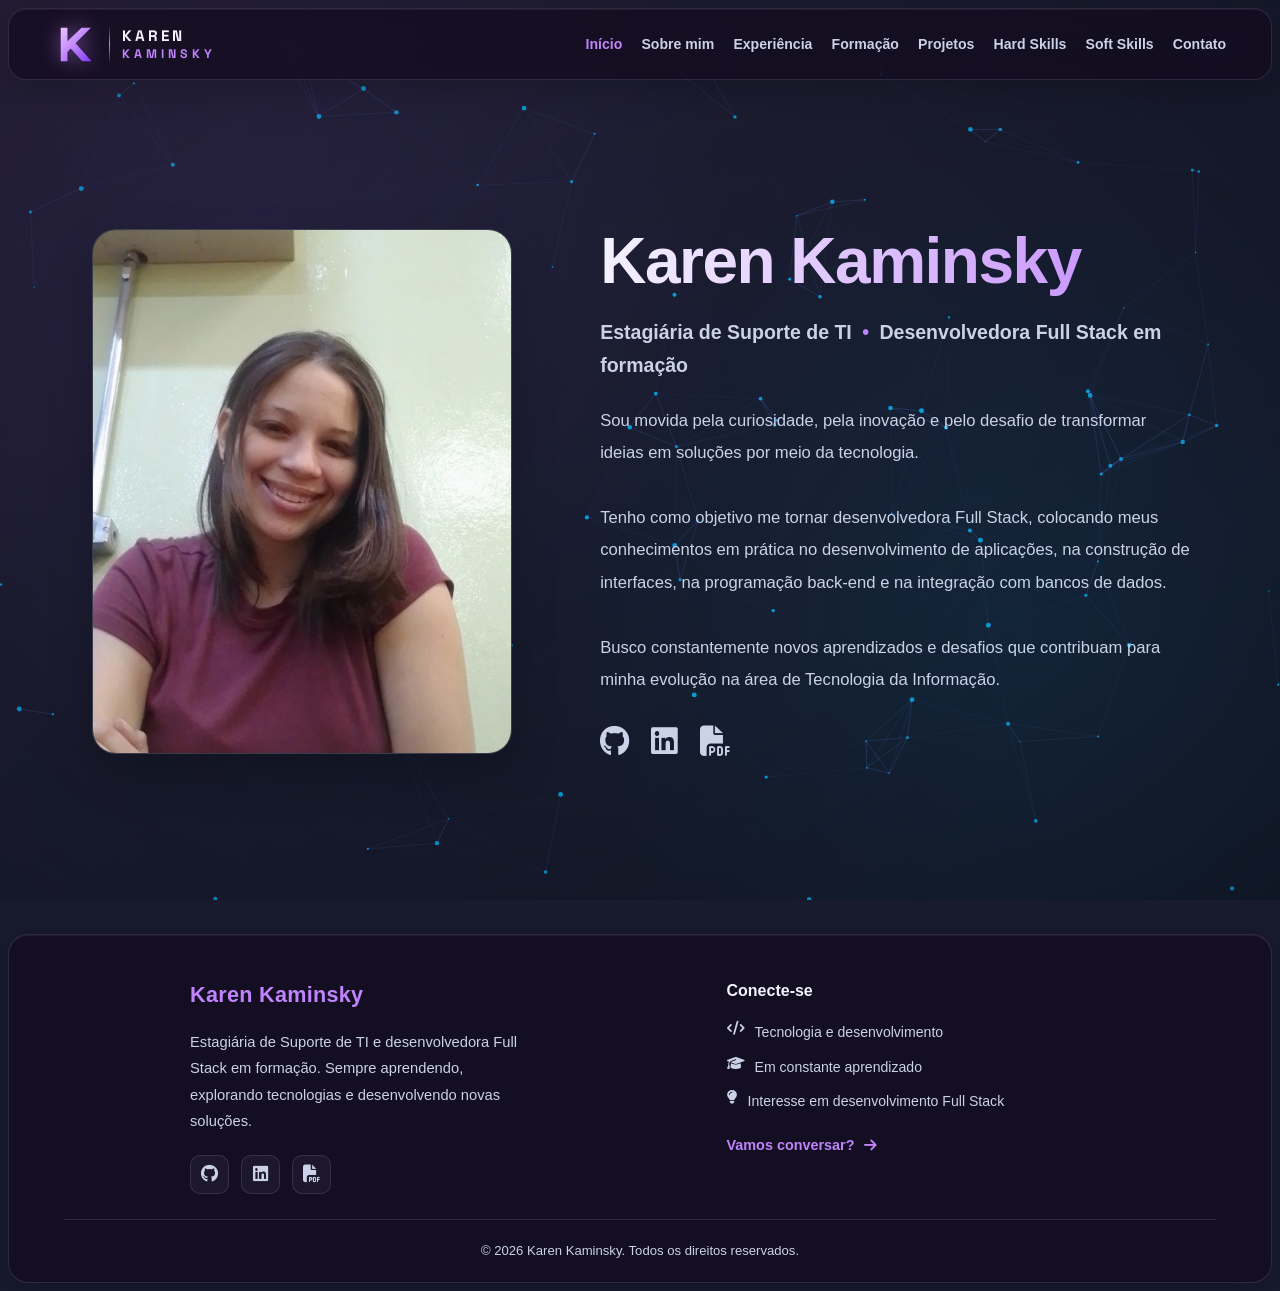
<file: index.html>
<!DOCTYPE html>
<html lang="pt-BR">

<head>
    <meta charset="UTF-8">
    <meta name="viewport" content="width=device-width, initial-scale=1.0">

    <meta
        name="description"
        content="Portfólio de Karen Kaminsky, estagiária de Suporte de TI e desenvolvedora Full Stack em formação.">

    <meta name="theme-color" content="#171b2d">

    <title>Início | Karen Kaminsky</title>

    <!-- FONTES -->
    <link rel="preconnect" href="https://fonts.googleapis.com">
    <link rel="preconnect" href="https://fonts.gstatic.com" crossorigin>

    <link
        href="https://fonts.googleapis.com/css2?family=Space+Grotesk:wght@400;500;600;700&display=swap"
        rel="stylesheet">

    <!-- ÍCONES -->
    <link
        rel="stylesheet"
        href="https://cdnjs.cloudflare.com/ajax/libs/font-awesome/6.5.1/css/all.min.css">

    <!-- CSS -->
    <link rel="stylesheet" href="css/style.css">
    <link rel="stylesheet" href="css/particles.css">

    <!-- JAVASCRIPT -->
    <script src="js/script.js" defer></script>
    <script src="js/particles.js" defer></script>

</head>

<body>

    <!-- FUNDO ANIMADO -->
    <div id="particles-background" aria-hidden="true">
        <canvas id="particles-canvas"></canvas>
    </div>


    <!-- CABEÇALHO -->
    <header class="navbar">

        <!-- LOGO -->
        <a
            class="logo"
            href="index.html"
            aria-label="Karen Kaminsky - página inicial">

            <span class="logo-mark" aria-hidden="true">

                <svg viewBox="0 0 64 64" xmlns="http://www.w3.org/2000/svg">

                    <defs>
                        <linearGradient
                            id="logoGradient"
                            x1="0"
                            y1="0"
                            x2="1"
                            y2="1">

                            <stop offset="0%" stop-color="#e9c5ff"/>
                            <stop offset="50%" stop-color="#c084fc"/>
                            <stop offset="100%" stop-color="#7c3aed"/>

                        </linearGradient>
                    </defs>

                    <path
                        d="M10 7 H20 V27 L41 7 H55 L32 30 L56 57 H42 L25 38 L20 43 V57 H10 Z"
                        fill="url(#logoGradient)"/>

                </svg>

            </span>

            <span class="logo-divider"></span>

            <span class="logo-name">
                <span>KAREN</span>
                <span>KAMINSKY</span>
            </span>

        </a>


        <!-- BOTÃO DO MENU MOBILE -->
        <button
            class="menu-toggle"
            id="menu-toggle"
            type="button"
            aria-label="Abrir menu"
            aria-expanded="false"
            aria-controls="main-nav">

            <i class="fas fa-bars" aria-hidden="true"></i>

        </button>


        <!-- NAVEGAÇÃO -->
        <nav
            id="main-nav"
            class="main-nav"
            aria-label="Navegação principal">

            <ul>

                <li>
                    <a
                        href="index.html"
                        class="active"
                        aria-current="page">
                        Início
                    </a>
                </li>

                <li>
                    <a href="sobre.html">
                        Sobre mim
                    </a>
                </li>

                <li>
                    <a href="experiencia.html">
                        Experiência
                    </a>
                </li>

                <li>
                    <a href="formacao.html">
                        Formação
                    </a>
                </li>

                <li>
                    <a href="projetos.html">
                        Projetos
                    </a>
                </li>

                <li>
                    <a href="hard-skills.html">
                        Hard Skills
                    </a>
                </li>

                <li>
                    <a href="soft-skills.html">
                        Soft Skills
                    </a>
                </li>

                <li>
                    <a href="contato.html">
                        Contato
                    </a>
                </li>

            </ul>

        </nav>

    </header>


    <!-- CONTEÚDO PRINCIPAL -->
    <main class="container-scroll">

        <section
            class="block hero-section"
            id="home"
            aria-labelledby="hero-title">

            <div class="hero-profile">

                <!-- FOTO DE PERFIL -->
                <div class="hero-photo">

                    <img
                        src="assets/img/minha-foto.jpeg"
                        alt="Foto de Karen Kaminsky"
                        fetchpriority="high">

                </div>


                <!-- APRESENTAÇÃO -->
                <div class="hero-content">

                    <h1 id="hero-title">
                        Karen Kaminsky
                    </h1>

                    <h2 class="hero-role">
                        Estagiária de Suporte de TI
                        <span aria-hidden="true">•</span>
                        Desenvolvedora Full Stack em formação
                    </h2>

                    <p class="hero-description">

                        Sou movida pela curiosidade, pela inovação e pelo
                        desafio de transformar ideias em soluções por meio
                        da tecnologia.

                        <br><br>

                        Tenho como objetivo me tornar desenvolvedora Full
                        Stack, colocando meus conhecimentos em prática no
                        desenvolvimento de aplicações, na construção de
                        interfaces, na programação back-end e na integração
                        com bancos de dados.

                        <br><br>

                        Busco constantemente novos aprendizados e desafios
                        que contribuam para minha evolução na área de
                        Tecnologia da Informação.

                    </p>


                    <!-- REDES SOCIAIS E CURRÍCULO -->
                    <div class="hero-social">

                        <a
                            href="https://github.com/Karenkaminsky"
                            target="_blank"
                            rel="noopener noreferrer"
                            aria-label="Acessar meu GitHub">

                            <i class="fab fa-github" aria-hidden="true"></i>

                        </a>

                        <a
                            href="https://www.linkedin.com/in/karenkaminsky"
                            target="_blank"
                            rel="noopener noreferrer"
                            aria-label="Acessar meu LinkedIn">

                            <i class="fab fa-linkedin" aria-hidden="true"></i>

                        </a>

                        <a
                            href="curriculo.pdf"
                            download="Curriculo_Karen_Kaminsky.pdf"
                            aria-label="Baixar meu currículo em PDF">

                            <i class="fas fa-file-pdf" aria-hidden="true"></i>

                        </a>

                    </div>

                </div>

            </div>

        </section>

    </main>


    <!-- RODAPÉ -->
    <footer class="footer">

        <div class="footer-content">

            <!-- IDENTIDADE E REDES SOCIAIS -->
            <div class="footer-brand">

                <a class="footer-logo" href="index.html">
                    Karen Kaminsky
                </a>

                <p class="footer-description">
                    Estagiária de Suporte de TI e desenvolvedora Full Stack
                    em formação. Sempre aprendendo, explorando tecnologias
                    e desenvolvendo novas soluções.
                </p>

                <div class="footer-social">

                    <a
                        href="https://github.com/Karenkaminsky"
                        target="_blank"
                        rel="noopener noreferrer"
                        aria-label="GitHub">

                        <i class="fab fa-github" aria-hidden="true"></i>

                    </a>

                    <a
                        href="https://www.linkedin.com/in/karenkaminsky"
                        target="_blank"
                        rel="noopener noreferrer"
                        aria-label="LinkedIn">

                        <i class="fab fa-linkedin" aria-hidden="true"></i>

                    </a>

                    <a
                        href="curriculo.pdf"
                        download="Curriculo_Karen_Kaminsky.pdf"
                        aria-label="Baixar currículo">

                        <i class="fas fa-file-pdf" aria-hidden="true"></i>

                    </a>

                </div>

            </div>


            <!-- INFORMAÇÕES -->
            <div class="footer-column footer-info">

                <h3>Conecte-se</h3>

                <p>
                    <i class="fas fa-code" aria-hidden="true"></i>
                    Tecnologia e desenvolvimento
                </p>

                <p>
                    <i class="fas fa-graduation-cap" aria-hidden="true"></i>
                    Em constante aprendizado
                </p>

                <p>
                    <i class="fas fa-lightbulb" aria-hidden="true"></i>
                    Interesse em desenvolvimento Full Stack
                </p>

                <a class="footer-contact-link" href="contato.html">

                    Vamos conversar?

                    <i class="fas fa-arrow-right" aria-hidden="true"></i>

                </a>

            </div>

        </div>


        <!-- DIREITOS AUTORAIS -->
        <div class="footer-bottom">

            <p>
                &copy; 2026 Karen Kaminsky. Todos os direitos reservados.
            </p>

        </div>

    </footer>

</body>

</html>
</file>
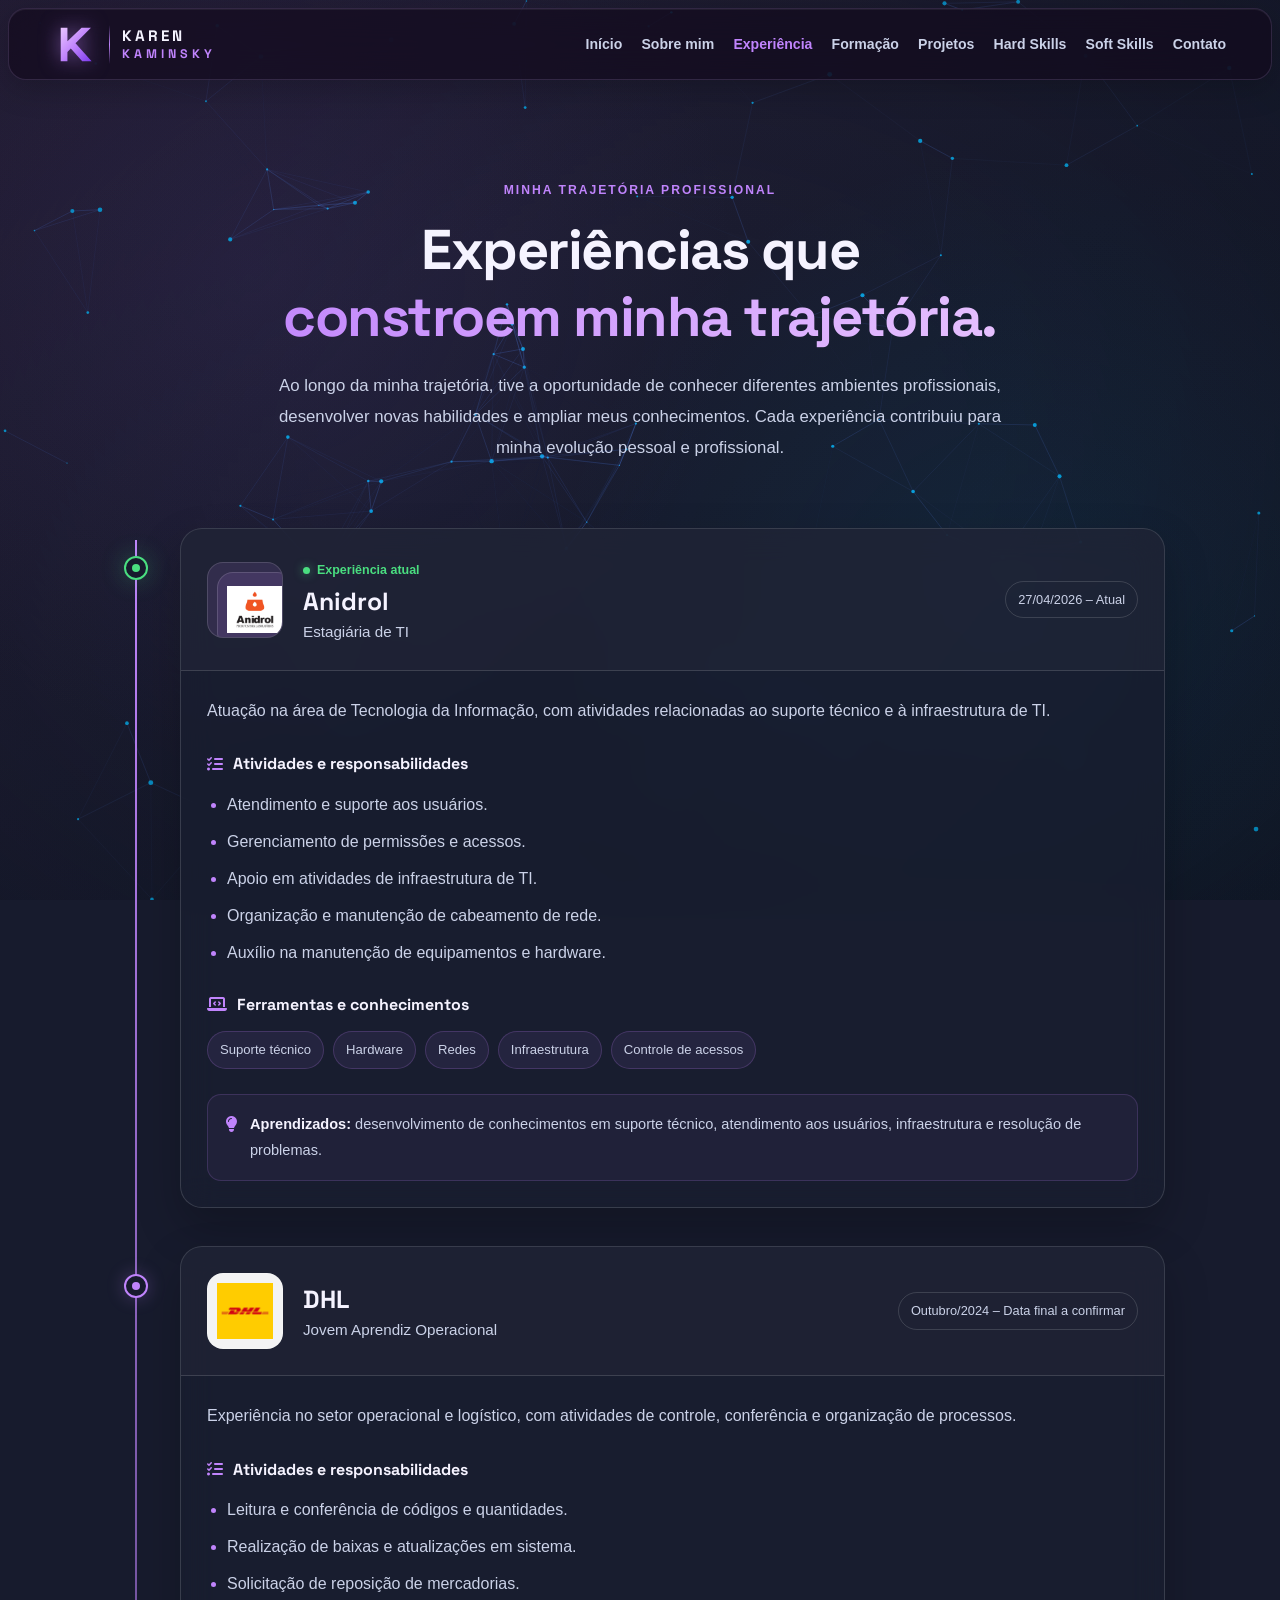
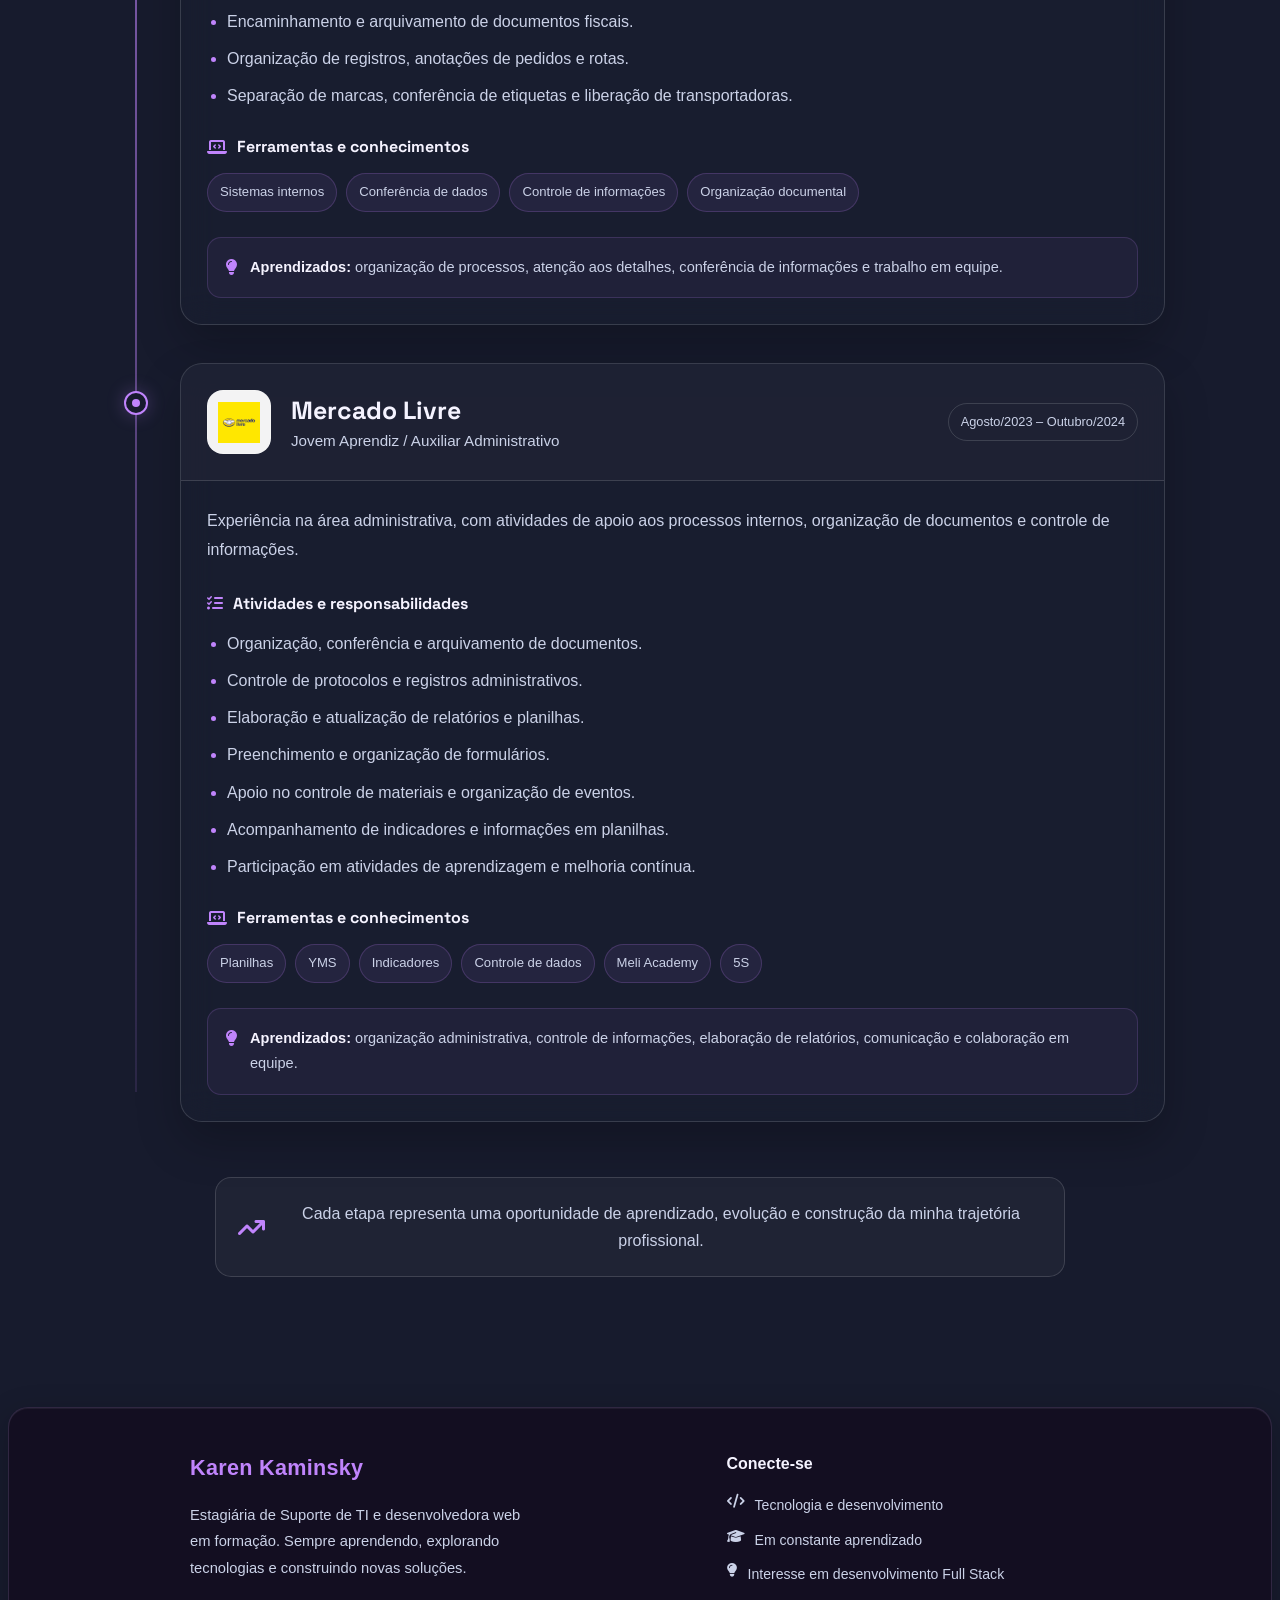
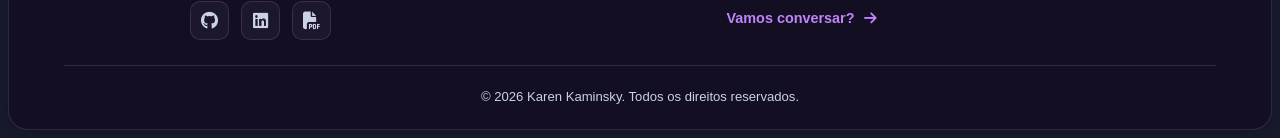
<file: experiencia.html>
<!DOCTYPE html>
<html lang="pt-BR">

<head>
    <meta charset="UTF-8">
    <meta name="viewport" content="width=device-width, initial-scale=1.0">

    <meta name="description" content="Conheça a trajetória profissional de Karen Kaminsky e suas experiências nas áreas administrativa, operacional e de Tecnologia da Informação.">
    <meta name="theme-color" content="#171b2d">

    <title>Experiência | Karen Kaminsky</title>

    <!-- Fontes -->
    <link rel="preconnect" href="https://fonts.googleapis.com">
    <link rel="preconnect" href="https://fonts.gstatic.com" crossorigin>
    <link href="https://fonts.googleapis.com/css2?family=Space+Grotesk:wght@400;500;600;700&display=swap" rel="stylesheet">

    <!-- Ícones -->
    <link rel="stylesheet" href="https://cdnjs.cloudflare.com/ajax/libs/font-awesome/6.5.1/css/all.min.css">

    <!-- CSS -->
    <link rel="stylesheet" href="css/style.css">
    <link rel="stylesheet" href="css/particles.css">

    <!-- JavaScript -->
    <script src="js/script.js" defer></script>
    <script src="js/particles.js" defer></script>
</head>

<body>

    <!-- FUNDO ANIMADO -->
    <div id="particles-background" aria-hidden="true">
        <canvas id="particles-canvas"></canvas>
    </div>

    <!-- CABEÇALHO -->
    <header class="navbar">

        <a class="logo" href="index.html" aria-label="Karen Kaminsky - início">

            <span class="logo-mark" aria-hidden="true">
                <svg viewBox="0 0 64 64" xmlns="http://www.w3.org/2000/svg">
                    <defs>
                        <linearGradient id="logoGradient" x1="0" y1="0" x2="1" y2="1">
                            <stop offset="0%" stop-color="#e9c5ff"/>
                            <stop offset="50%" stop-color="#c084fc"/>
                            <stop offset="100%" stop-color="#7c3aed"/>
                        </linearGradient>
                    </defs>

                    <path
                        d="M10 7 H20 V27 L41 7 H55 L32 30 L56 57 H42 L25 38 L20 43 V57 H10 Z"
                        fill="url(#logoGradient)"/>
                </svg>
            </span>

            <span class="logo-divider"></span>

            <span class="logo-name">
                <span>KAREN</span>
                <span>KAMINSKY</span>
            </span>

        </a>

        <!-- MENU MOBILE -->
        <button
            class="menu-toggle"
            id="menu-toggle"
            type="button"
            aria-label="Abrir menu"
            aria-expanded="false"
            aria-controls="main-nav">

            <i class="fas fa-bars"></i>

        </button>

        <!-- NAVEGAÇÃO -->
        <nav id="main-nav" class="main-nav" aria-label="Navegação principal">

            <ul>
                <li><a href="index.html">Início</a></li>
                <li><a href="sobre.html">Sobre mim</a></li>

                <li>
                    <a href="experiencia.html" class="active" aria-current="page">
                        Experiência
                    </a>
                </li>

                <li><a href="formacao.html">Formação</a></li>
                <li><a href="projetos.html">Projetos</a></li>
                <li><a href="hard-skills.html">Hard Skills</a></li>
                <li><a href="soft-skills.html">Soft Skills</a></li>
                <li><a href="contato.html">Contato</a></li>
            </ul>

        </nav>

    </header>

    <!-- CONTEÚDO PRINCIPAL -->
    <main class="container-scroll">

        <section class="block experience-section">

            <!-- APRESENTAÇÃO -->
            <div class="experience-heading">

                <p class="eyebrow">MINHA TRAJETÓRIA PROFISSIONAL</p>

                <h1>
                    Experiências que
                    <span>constroem minha trajetória.</span>
                </h1>

                <p class="experience-intro">
                    Ao longo da minha trajetória, tive a oportunidade de
                    conhecer diferentes ambientes profissionais, desenvolver
                    novas habilidades e ampliar meus conhecimentos.
                    Cada experiência contribuiu para minha evolução pessoal
                    e profissional.
                </p>

            </div>

            <!-- LINHA DO TEMPO -->
            <div class="experience-timeline">

                <!-- ANIDROL -->
                <article class="experience-item current-experience">

                    <div class="timeline-marker">
                        <span></span>
                    </div>

                    <div class="experience-card">

                        <div class="experience-card-header">

                            <div class="company-logo anidrol-logo">
                                <div class="company-logo anidrol-logo">
                                    <img src="assets/img/anidrol.png" alt="Logo Anidrol">
                                </div>
                            </div>

                            <div class="company-heading">
                                <span class="experience-status">
                                    <span class="status-dot"></span>
                                    Experiência atual
                                </span>

                                <h2>Anidrol</h2>

                                <p class="experience-role">
                                    Estagiária de TI
                                </p>
                            </div>

                            <span class="experience-period">
                                27/04/2026 – Atual
                            </span>

                        </div>

                        <div class="experience-card-body">

                            <p class="company-description">
                                Atuação na área de Tecnologia da Informação,
                                com atividades relacionadas ao suporte técnico
                                e à infraestrutura de TI.
                            </p>

                            <h3>
                                <i class="fas fa-tasks"></i>
                                Atividades e responsabilidades
                            </h3>

                            <ul class="experience-list">
                                <li>Atendimento e suporte aos usuários.</li>
                                <li>Gerenciamento de permissões e acessos.</li>
                                <li>Apoio em atividades de infraestrutura de TI.</li>
                                <li>Organização e manutenção de cabeamento de rede.</li>
                                <li>Auxílio na manutenção de equipamentos e hardware.</li>
                            </ul>

                            <h3>
                                <i class="fas fa-laptop-code"></i>
                                Ferramentas e conhecimentos
                            </h3>

                            <div class="experience-tags">
                                <span>Suporte técnico</span>
                                <span>Hardware</span>
                                <span>Redes</span>
                                <span>Infraestrutura</span>
                                <span>Controle de acessos</span>
                            </div>

                            <div class="experience-learning">
                                <i class="fas fa-lightbulb"></i>

                                <p>
                                    <strong>Aprendizados:</strong>
                                    desenvolvimento de conhecimentos em suporte
                                    técnico, atendimento aos usuários,
                                    infraestrutura e resolução de problemas.
                                </p>
                            </div>

                        </div>

                    </div>

                </article>

                <!-- DHL -->
                <article class="experience-item">

                    <div class="timeline-marker">
                        <span></span>
                    </div>

                    <div class="experience-card">

                        <div class="experience-card-header">

                            <div class="company-logo">
                                <img
                                    src="assets/img/dhl.png"
                                    alt="Logotipo da DHL">
                            </div>

                            <div class="company-heading">
                                <h2>DHL</h2>

                                <p class="experience-role">
                                    Jovem Aprendiz Operacional
                                </p>
                            </div>

                            <span class="experience-period">
                                Outubro/2024 – Data final a confirmar
                            </span>

                        </div>

                        <div class="experience-card-body">

                            <p class="company-description">
                                Experiência no setor operacional e logístico,
                                com atividades de controle, conferência
                                e organização de processos.
                            </p>

                            <h3>
                                <i class="fas fa-tasks"></i>
                                Atividades e responsabilidades
                            </h3>

                            <ul class="experience-list">
                                <li>Leitura e conferência de códigos e quantidades.</li>
                                <li>Realização de baixas e atualizações em sistema.</li>
                                <li>Solicitação de reposição de mercadorias.</li>
                                <li>Encaminhamento e arquivamento de documentos fiscais.</li>
                                <li>Organização de registros, anotações de pedidos e rotas.</li>
                                <li>Separação de marcas, conferência de etiquetas e liberação de transportadoras.</li>
                            </ul>

                            <h3>
                                <i class="fas fa-laptop-code"></i>
                                Ferramentas e conhecimentos
                            </h3>

                            <div class="experience-tags">
                                <span>Sistemas internos</span>
                                <span>Conferência de dados</span>
                                <span>Controle de informações</span>
                                <span>Organização documental</span>
                            </div>

                            <div class="experience-learning">
                                <i class="fas fa-lightbulb"></i>

                                <p>
                                    <strong>Aprendizados:</strong>
                                    organização de processos, atenção aos detalhes,
                                    conferência de informações e trabalho em equipe.
                                </p>
                            </div>

                        </div>

                    </div>

                </article>

                <!-- MERCADO LIVRE -->
                <article class="experience-item">

                    <div class="timeline-marker">
                        <span></span>
                    </div>

                    <div class="experience-card">

                        <div class="experience-card-header">

                            <div class="company-logo">
                                <img
                                    src="assets/img/mercado-livre.png"
                                    alt="Logotipo do Mercado Livre">
                            </div>

                            <div class="company-heading">
                                <h2>Mercado Livre</h2>

                                <p class="experience-role">
                                    Jovem Aprendiz / Auxiliar Administrativo
                                </p>
                            </div>

                            <span class="experience-period">
                                Agosto/2023 – Outubro/2024
                            </span>

                        </div>

                        <div class="experience-card-body">

                            <p class="company-description">
                                Experiência na área administrativa,
                                com atividades de apoio aos processos internos,
                                organização de documentos e controle de informações.
                            </p>

                            <h3>
                                <i class="fas fa-tasks"></i>
                                Atividades e responsabilidades
                            </h3>

                            <ul class="experience-list">
                                <li>Organização, conferência e arquivamento de documentos.</li>
                                <li>Controle de protocolos e registros administrativos.</li>
                                <li>Elaboração e atualização de relatórios e planilhas.</li>
                                <li>Preenchimento e organização de formulários.</li>
                                <li>Apoio no controle de materiais e organização de eventos.</li>
                                <li>Acompanhamento de indicadores e informações em planilhas.</li>
                                <li>Participação em atividades de aprendizagem e melhoria contínua.</li>
                            </ul>

                            <h3>
                                <i class="fas fa-laptop-code"></i>
                                Ferramentas e conhecimentos
                            </h3>

                            <div class="experience-tags">
                                <span>Planilhas</span>
                                <span>YMS</span>
                                <span>Indicadores</span>
                                <span>Controle de dados</span>
                                <span>Meli Academy</span>
                                <span>5S</span>
                            </div>

                            <div class="experience-learning">
                                <i class="fas fa-lightbulb"></i>

                                <p>
                                    <strong>Aprendizados:</strong>
                                    organização administrativa, controle de
                                    informações, elaboração de relatórios,
                                    comunicação e colaboração em equipe.
                                </p>
                            </div>

                        </div>

                    </div>

                </article>

            </div>

            <!-- ENCERRAMENTO -->
            <div class="experience-footer-message">

                <i class="fas fa-arrow-trend-up"></i>

                <p>
                    Cada etapa representa uma oportunidade de aprendizado,
                    evolução e construção da minha trajetória profissional.
                </p>

            </div>

        </section>

    </main>

    <!-- RODAPÉ -->
    <footer class="footer">

        <div class="footer-content">

            <div class="footer-brand">

                <a class="footer-logo" href="index.html">
                    Karen Kaminsky
                </a>

                <p class="footer-description">
                    Estagiária de Suporte de TI e desenvolvedora web em formação.
                    Sempre aprendendo, explorando tecnologias e construindo
                    novas soluções.
                </p>

                <div class="footer-social">

                    <a
                        href="https://github.com/Karenkaminsky"
                        target="_blank"
                        rel="noopener noreferrer"
                        aria-label="GitHub">
                        <i class="fab fa-github"></i>
                    </a>

                    <a
                        href="https://www.linkedin.com/in/karenkaminsky"
                        target="_blank"
                        rel="noopener noreferrer"
                        aria-label="LinkedIn">
                        <i class="fab fa-linkedin"></i>
                    </a>

                    <a
                        href="curriculo.pdf"
                        download="Curriculo_Karen_Kaminsky.pdf"
                        aria-label="Baixar currículo">
                        <i class="fas fa-file-pdf"></i>
                    </a>

                </div>

            </div>

            <div class="footer-column footer-info">

                <h3>Conecte-se</h3>

                <p>
                    <i class="fas fa-code"></i>
                    Tecnologia e desenvolvimento
                </p>

                <p>
                    <i class="fas fa-graduation-cap"></i>
                    Em constante aprendizado
                </p>

                <p>
                    <i class="fas fa-lightbulb"></i>
                    Interesse em desenvolvimento Full Stack
                </p>

                <a class="footer-contact-link" href="contato.html">
                    Vamos conversar?
                    <i class="fas fa-arrow-right"></i>
                </a>

            </div>

        </div>

        <div class="footer-bottom">

            <p>
                © 2026 Karen Kaminsky. Todos os direitos reservados.
            </p>

        </div>

    </footer>

</body>
</html>
</file>
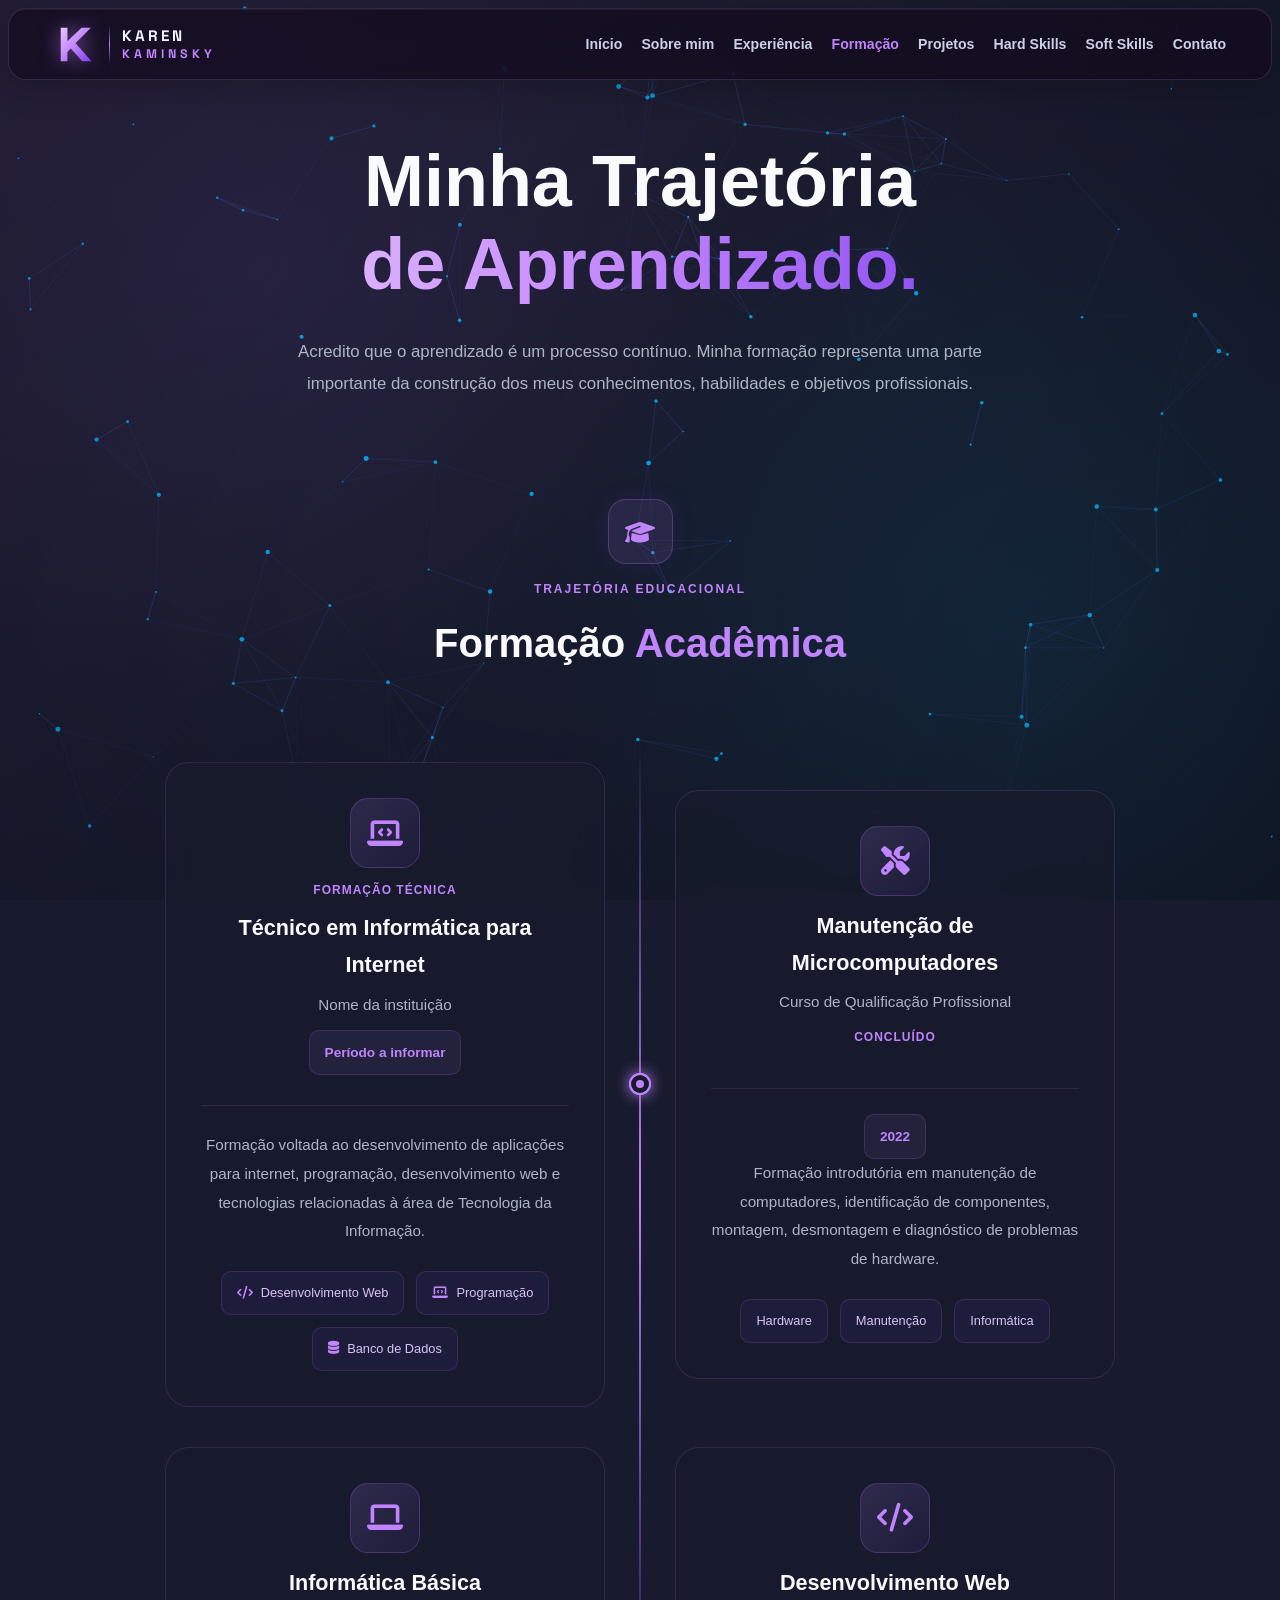
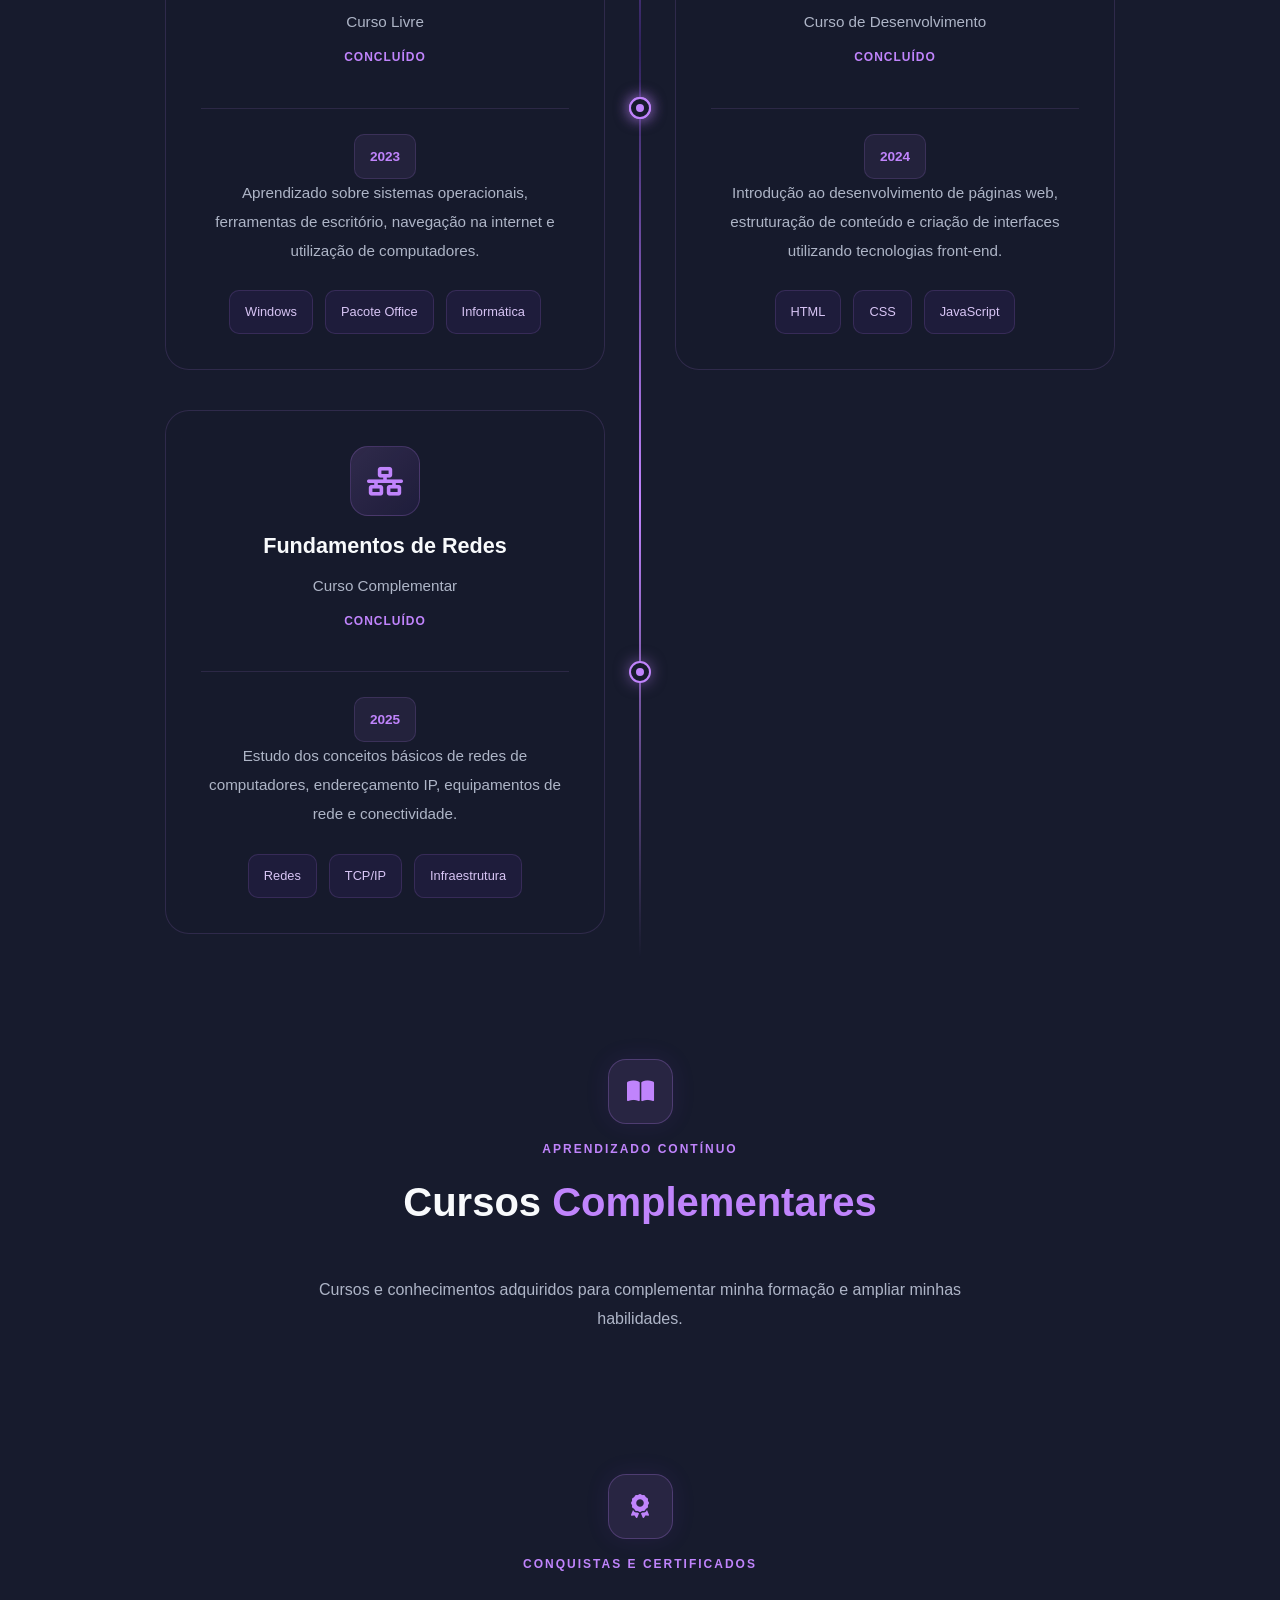
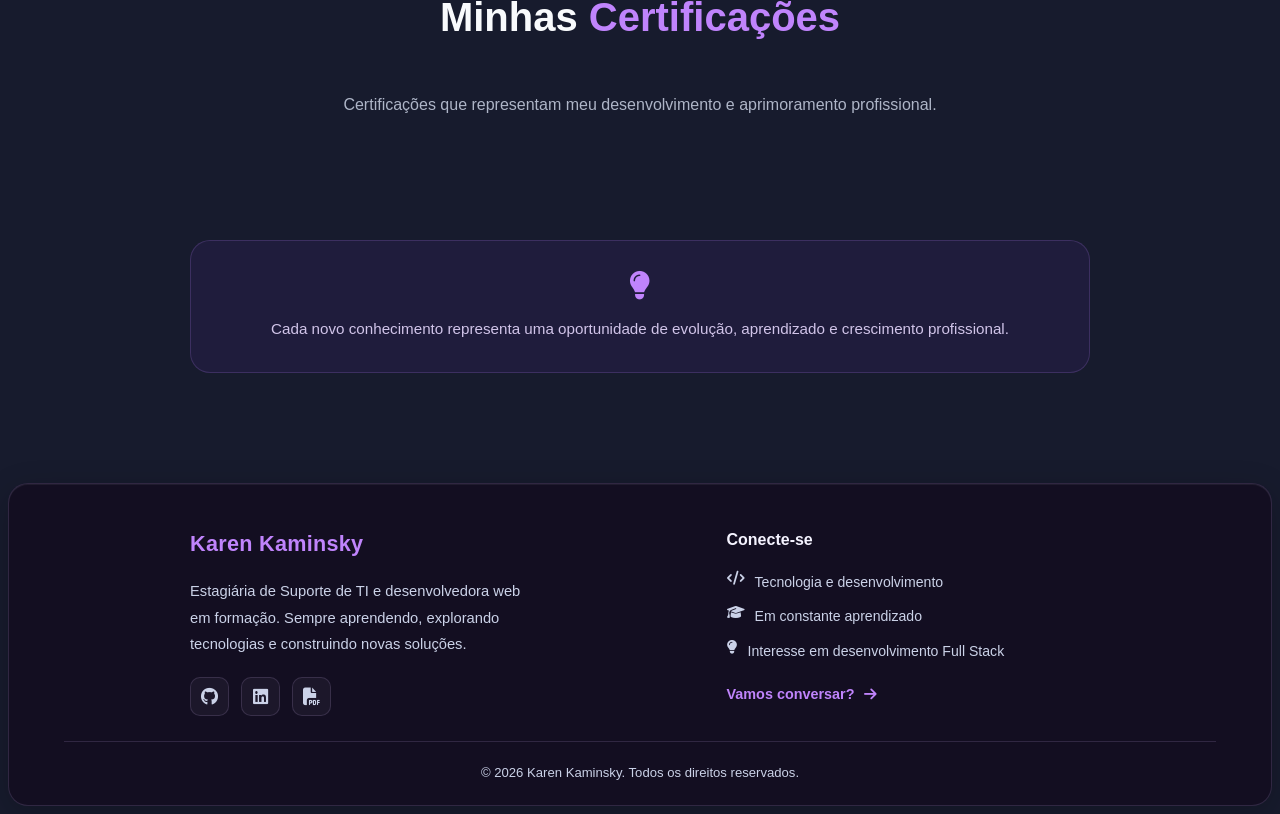
<file: formacao.html>
<!DOCTYPE html>
<html lang="pt-BR">

<head>
    <meta charset="UTF-8">
    <meta name="viewport" content="width=device-width, initial-scale=1.0">

    <meta name="description" content="Conheça a formação acadêmica, cursos e certificações de Karen Kaminsky.">
    <meta name="theme-color" content="#171b2d">

    <title>Formação | Karen Kaminsky</title>

    <!-- FONTES -->
    <link rel="preconnect" href="https://fonts.googleapis.com">
    <link rel="preconnect" href="https://fonts.gstatic.com" crossorigin>

    <link href="https://fonts.googleapis.com/css2?family=Space+Grotesk:wght@400;500;600;700&display=swap" rel="stylesheet">

    <!-- ÍCONES -->
    <link rel="stylesheet" href="https://cdnjs.cloudflare.com/ajax/libs/font-awesome/6.5.1/css/all.min.css">

    <!-- CSS -->
    <link rel="stylesheet" href="css/style.css">
    <link rel="stylesheet" href="css/particles.css">
    <link rel="stylesheet" href="css/formacao.css">

    <!-- JAVASCRIPT -->
    <script src="js/script.js" defer></script>
    <script src="js/particles.js" defer></script>
    <script src="js/formacao.js" defer></script>

</head>

<body>

    <!-- FUNDO ANIMADO -->
    <div id="particles-background" aria-hidden="true">
        <canvas id="particles-canvas"></canvas>
    </div>


    <!-- CABEÇALHO -->
    <header class="navbar">

        <!-- LOGO -->
        <a class="logo" href="index.html" aria-label="Karen Kaminsky - início">

            <span class="logo-mark" aria-hidden="true">

                <svg viewBox="0 0 64 64" xmlns="http://www.w3.org/2000/svg">

                    <defs>
                        <linearGradient id="logoGradient" x1="0" y1="0" x2="1" y2="1">
                            <stop offset="0%" stop-color="#e9c5ff"/>
                            <stop offset="50%" stop-color="#c084fc"/>
                            <stop offset="100%" stop-color="#7c3aed"/>
                        </linearGradient>
                    </defs>

                    <path
                        d="M10 7 H20 V27 L41 7 H55 L32 30 L56 57 H42 L25 38 L20 43 V57 H10 Z"
                        fill="url(#logoGradient)"/>

                </svg>

            </span>

            <span class="logo-divider"></span>

            <span class="logo-name">
                <span>KAREN</span>
                <span>KAMINSKY</span>
            </span>

        </a>


        <!-- MENU MOBILE -->
        <button
            class="menu-toggle"
            id="menu-toggle"
            type="button"
            aria-label="Abrir menu"
            aria-expanded="false"
            aria-controls="main-nav">

            <i class="fas fa-bars"></i>

        </button>


        <!-- NAVEGAÇÃO -->
        <nav id="main-nav" class="main-nav" aria-label="Navegação principal">

            <ul>

                <li><a href="index.html">Início</a></li>

                <li><a href="sobre.html">Sobre mim</a></li>

                <li><a href="experiencia.html">Experiência</a></li>

                <li>
                    <a href="formacao.html" class="active" aria-current="page">
                        Formação
                    </a>
                </li>

                <li><a href="projetos.html">Projetos</a></li>

                <li><a href="hard-skills.html">Hard Skills</a></li>

                <li><a href="soft-skills.html">Soft Skills</a></li>

                <li><a href="contato.html">Contato</a></li>

            </ul>

        </nav>

    </header>


    <!-- CONTEÚDO PRINCIPAL -->
    <main class="container-scroll">

        <section class="block formation-section">


            <!-- APRESENTAÇÃO -->
            <div class="formation-heading">

                <h1>
                    Minha Trajetória
                    <span>de Aprendizado.</span>
                </h1>

                <p class="formation-intro">

                    Acredito que o aprendizado é um processo contínuo.
                    Minha formação representa uma parte importante da
                    construção dos meus conhecimentos, habilidades e
                    objetivos profissionais.

                </p>

            </div>


            <!-- FORMAÇÃO ACADÊMICA -->
            <section class="academic-section" id="formacao-academica">

                <div class="formation-section-heading">

                    <span class="formation-section-icon">
                        <i class="fas fa-graduation-cap"></i>
                    </span>

                    <div>

                        <p class="eyebrow">
                            TRAJETÓRIA EDUCACIONAL
                        </p>

                        <h2>
                            Formação <span>Acadêmica</span>
                        </h2>

                    </div>

                </div>


                <!-- LINHA DO TEMPO -->
                <div class="academic-timeline">


                    <!-- FORMAÇÃO TÉCNICA -->
                    <article class="academic-item">

                        <div class="academic-marker">
                            <span></span>
                        </div>

                        <div class="academic-card">

                            <div class="academic-card-header">

                                <div class="academic-logo">
                                    <i class="fas fa-laptop-code"></i>
                                </div>

                                <div class="academic-heading">

                                    <span class="academic-status">
                                        Formação técnica
                                    </span>

                                    <h3>
                                        Técnico em Informática para Internet
                                    </h3>

                                    <p class="academic-institution">
                                        Nome da instituição
                                    </p>

                                </div>

                                <span class="academic-period">
                                    Período a informar
                                </span>

                            </div>

                            <div class="academic-card-body">

                                <p class="academic-description">

                                    Formação voltada ao desenvolvimento
                                    de aplicações para internet, programação,
                                    desenvolvimento web e tecnologias
                                    relacionadas à área de Tecnologia
                                    da Informação.

                                </p>

                                <div class="academic-tags">

                                    <span>
                                        <i class="fas fa-code"></i>
                                        Desenvolvimento Web
                                    </span>

                                    <span>
                                        <i class="fas fa-laptop-code"></i>
                                        Programação
                                    </span>

                                    <span>
                                        <i class="fas fa-database"></i>
                                        Banco de Dados
                                    </span>

                                </div>

                            </div>

                        </div>

                    </article>


                    <!-- MANUTENÇÃO DE MICROCOMPUTADORES -->
                    <article class="academic-item">

                        <div class="academic-marker">
                            <span></span>
                        </div>

                        <div class="academic-card">

                            <div class="academic-card-header">

                                <div class="academic-logo">
                                    <i class="fas fa-screwdriver-wrench"></i>
                                </div>

                                <div class="academic-heading">

                                    <h3>
                                        Manutenção de Microcomputadores
                                    </h3>

                                    <p class="academic-institution">
                                        Curso de Qualificação Profissional
                                    </p>

                                </div>

                                <span class="academic-status">
                                    Concluído
                                </span>

                            </div>

                            <div class="academic-card-body">

                                <span class="academic-period">
                                    2022
                                </span>

                                <p class="academic-description">

                                    Formação introdutória em manutenção
                                    de computadores, identificação de
                                    componentes, montagem, desmontagem
                                    e diagnóstico de problemas de hardware.

                                </p>

                                <div class="academic-tags">

                                    <span>Hardware</span>
                                    <span>Manutenção</span>
                                    <span>Informática</span>

                                </div>

                            </div>

                        </div>

                    </article>


                    <!-- INFORMÁTICA BÁSICA -->
                    <article class="academic-item">

                        <div class="academic-marker">
                            <span></span>
                        </div>

                        <div class="academic-card">

                            <div class="academic-card-header">

                                <div class="academic-logo">
                                    <i class="fas fa-laptop"></i>
                                </div>

                                <div class="academic-heading">

                                    <h3>
                                        Informática Básica
                                    </h3>

                                    <p class="academic-institution">
                                        Curso Livre
                                    </p>

                                </div>

                                <span class="academic-status">
                                    Concluído
                                </span>

                            </div>

                            <div class="academic-card-body">

                                <span class="academic-period">
                                    2023
                                </span>

                                <p class="academic-description">

                                    Aprendizado sobre sistemas operacionais,
                                    ferramentas de escritório, navegação
                                    na internet e utilização de computadores.

                                </p>

                                <div class="academic-tags">

                                    <span>Windows</span>
                                    <span>Pacote Office</span>
                                    <span>Informática</span>

                                </div>

                            </div>

                        </div>

                    </article>


                    <!-- DESENVOLVIMENTO WEB -->
                    <article class="academic-item">

                        <div class="academic-marker">
                            <span></span>
                        </div>

                        <div class="academic-card">

                            <div class="academic-card-header">

                                <div class="academic-logo">
                                    <i class="fas fa-code"></i>
                                </div>

                                <div class="academic-heading">

                                    <h3>
                                        Desenvolvimento Web
                                    </h3>

                                    <p class="academic-institution">
                                        Curso de Desenvolvimento
                                    </p>

                                </div>

                                <span class="academic-status">
                                    Concluído
                                </span>

                            </div>

                            <div class="academic-card-body">

                                <span class="academic-period">
                                    2024
                                </span>

                                <p class="academic-description">

                                    Introdução ao desenvolvimento de
                                    páginas web, estruturação de conteúdo
                                    e criação de interfaces utilizando
                                    tecnologias front-end.

                                </p>

                                <div class="academic-tags">

                                    <span>HTML</span>
                                    <span>CSS</span>
                                    <span>JavaScript</span>

                                </div>

                            </div>

                        </div>

                    </article>


                    <!-- FUNDAMENTOS DE REDES -->
                    <article class="academic-item">

                        <div class="academic-marker">
                            <span></span>
                        </div>

                        <div class="academic-card">

                            <div class="academic-card-header">

                                <div class="academic-logo">
                                    <i class="fas fa-network-wired"></i>
                                </div>

                                <div class="academic-heading">

                                    <h3>
                                        Fundamentos de Redes
                                    </h3>

                                    <p class="academic-institution">
                                        Curso Complementar
                                    </p>

                                </div>

                                <span class="academic-status">
                                    Concluído
                                </span>

                            </div>

                            <div class="academic-card-body">

                                <span class="academic-period">
                                    2025
                                </span>

                                <p class="academic-description">

                                    Estudo dos conceitos básicos de redes
                                    de computadores, endereçamento IP,
                                    equipamentos de rede e conectividade.

                                </p>

                                <div class="academic-tags">

                                    <span>Redes</span>
                                    <span>TCP/IP</span>
                                    <span>Infraestrutura</span>

                                </div>

                            </div>

                        </div>

                    </article>


                </div>

            </section>


            <!-- CURSOS COMPLEMENTARES -->
            <section class="complementary-courses" id="cursos">

                <div class="formation-section-heading">

                    <span class="formation-section-icon">
                        <i class="fas fa-book-open"></i>
                    </span>

                    <div>

                        <p class="eyebrow">
                            APRENDIZADO CONTÍNUO
                        </p>

                        <h2>
                            Cursos <span>Complementares</span>
                        </h2>

                    </div>

                </div>


                <p class="formation-section-description">

                    Cursos e conhecimentos adquiridos para complementar
                    minha formação e ampliar minhas habilidades.

                </p>


                <!-- GRID DE CURSOS -->
                <div class="courses-grid">

                    <!-- Os cards dos cursos serão adicionados posteriormente -->

                </div>

            </section>


            <!-- CERTIFICAÇÕES -->
            <section class="certifications-section" id="certificacoes">

                <div class="formation-section-heading">

                    <span class="formation-section-icon">
                        <i class="fas fa-award"></i>
                    </span>

                    <div>

                        <p class="eyebrow">
                            CONQUISTAS E CERTIFICADOS
                        </p>

                        <h2>
                            Minhas <span>Certificações</span>
                        </h2>

                    </div>

                </div>


                <p class="formation-section-description">

                    Certificações que representam meu desenvolvimento
                    e aprimoramento profissional.

                </p>


                <!-- GRID DE CERTIFICADOS -->
                <div class="certifications-grid">

                    <!-- Os certificados serão adicionados posteriormente -->

                </div>

            </section>


            <!-- MENSAGEM FINAL -->
            <div class="formation-footer-message">

                <i class="fas fa-lightbulb"></i>

                <p>

                    Cada novo conhecimento representa uma oportunidade
                    de evolução, aprendizado e crescimento profissional.

                </p>

            </div>


        </section>

    </main>


    <!-- RODAPÉ -->
    <footer class="footer">

        <div class="footer-content">


            <!-- IDENTIDADE -->
            <div class="footer-brand">

                <a class="footer-logo" href="index.html">
                    Karen Kaminsky
                </a>

                <p class="footer-description">

                    Estagiária de Suporte de TI e desenvolvedora web
                    em formação. Sempre aprendendo, explorando tecnologias
                    e construindo novas soluções.

                </p>


                <!-- REDES SOCIAIS -->
                <div class="footer-social">

                    <a
                        href="https://github.com/Karenkaminsky"
                        target="_blank"
                        rel="noopener noreferrer"
                        aria-label="GitHub">

                        <i class="fab fa-github"></i>

                    </a>


                    <a
                        href="https://www.linkedin.com/in/karenkaminsky"
                        target="_blank"
                        rel="noopener noreferrer"
                        aria-label="LinkedIn">

                        <i class="fab fa-linkedin"></i>

                    </a>


                    <a
                        href="curriculo.pdf"
                        download="Curriculo_Karen_Kaminsky.pdf"
                        aria-label="Baixar currículo">

                        <i class="fas fa-file-pdf"></i>

                    </a>

                </div>

            </div>


            <!-- INFORMAÇÕES -->
            <div class="footer-column footer-info">

                <h3>Conecte-se</h3>

                <p>
                    <i class="fas fa-code"></i>
                    Tecnologia e desenvolvimento
                </p>

                <p>
                    <i class="fas fa-graduation-cap"></i>
                    Em constante aprendizado
                </p>

                <p>
                    <i class="fas fa-lightbulb"></i>
                    Interesse em desenvolvimento Full Stack
                </p>


                <a class="footer-contact-link" href="contato.html">

                    Vamos conversar?

                    <i class="fas fa-arrow-right"></i>

                </a>

            </div>


        </div>


        <!-- DIREITOS AUTORAIS -->
        <div class="footer-bottom">

            <p>
                © 2026 Karen Kaminsky. Todos os direitos reservados.
            </p>

        </div>

    </footer>


</body>

</html>
</file>
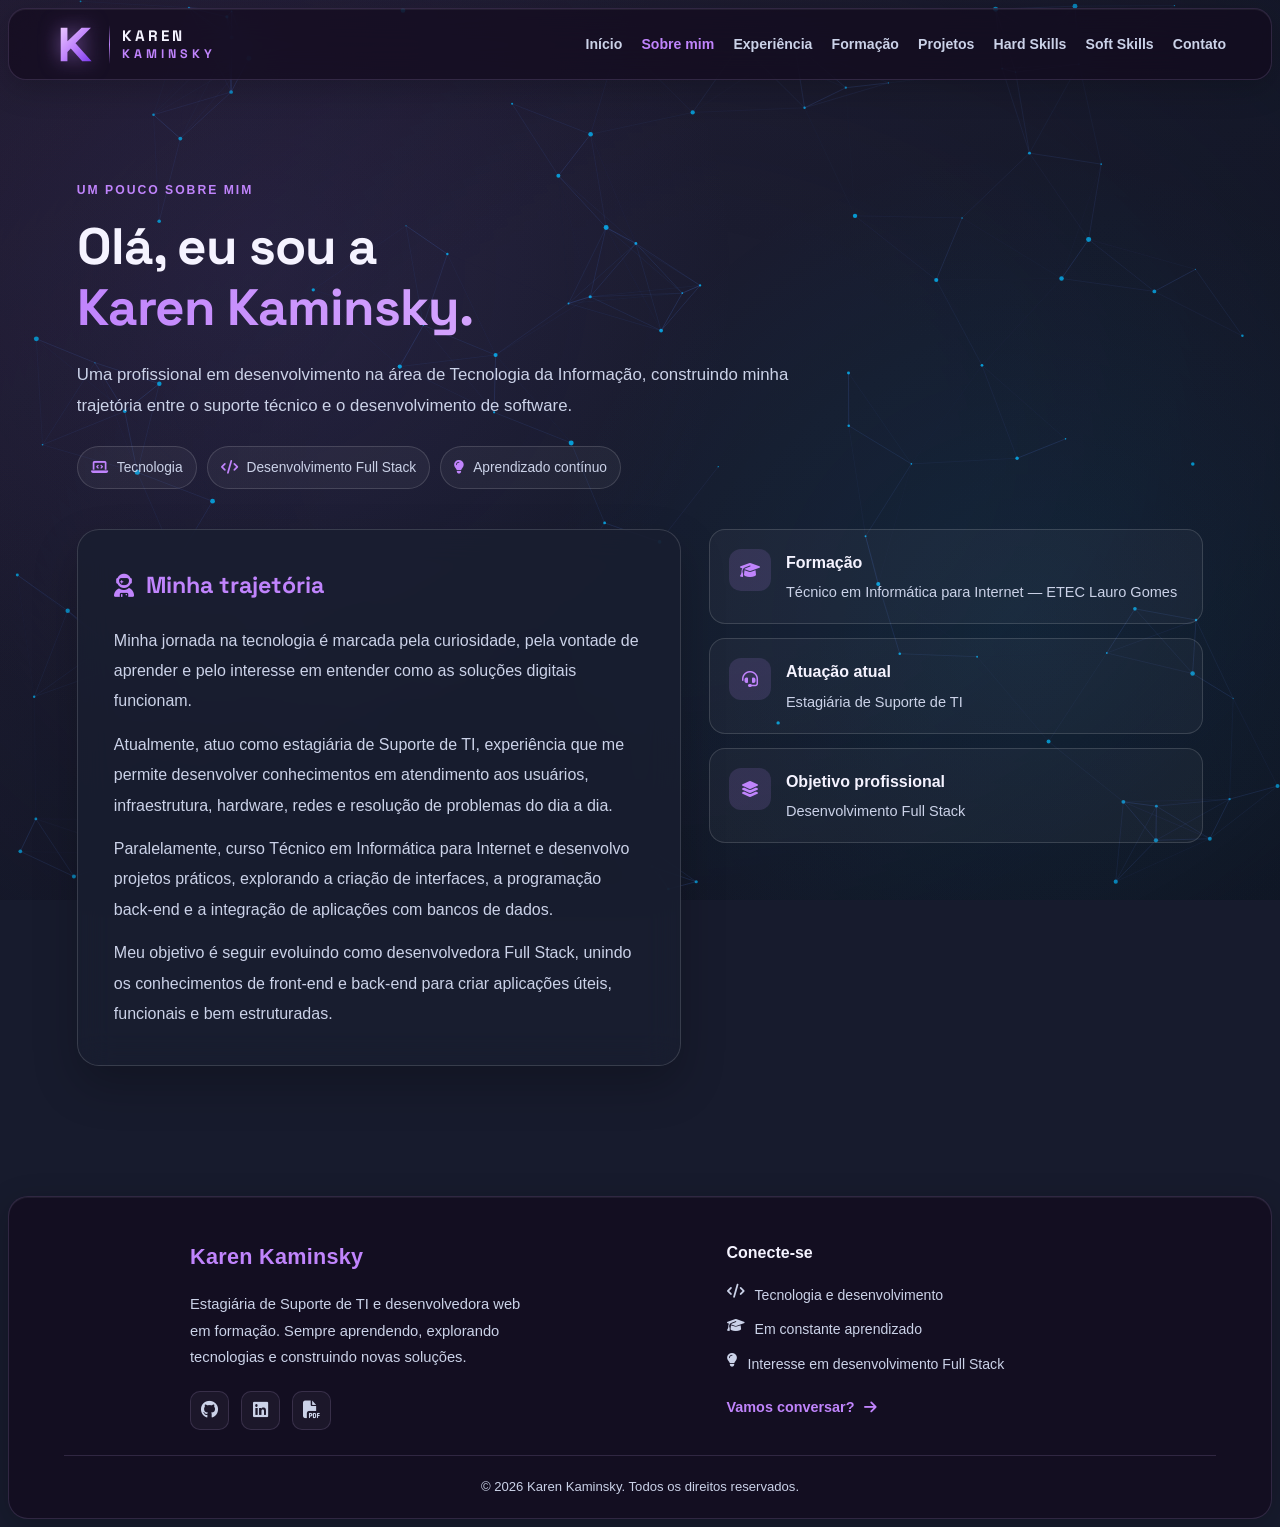
<file: sobre.html>
<!DOCTYPE html>
<html lang="pt-BR">

<head>
    <meta charset="UTF-8">
    <meta name="viewport" content="width=device-width, initial-scale=1.0">

    <meta name="description" content="Conheça Karen Kaminsky, sua trajetória e seus objetivos na área de Tecnologia da Informação.">
    <meta name="theme-color" content="#171b2d">

    <title>Sobre mim | Karen Kaminsky</title>

    <!-- Fontes -->
    <link rel="preconnect" href="https://fonts.googleapis.com">
    <link rel="preconnect" href="https://fonts.gstatic.com" crossorigin>
    <link href="https://fonts.googleapis.com/css2?family=Space+Grotesk:wght@400;500;600;700&display=swap" rel="stylesheet">

    <!-- Ícones -->
    <link rel="stylesheet" href="https://cdnjs.cloudflare.com/ajax/libs/font-awesome/6.5.1/css/all.min.css">

    <!-- CSS -->
    <link rel="stylesheet" href="css/style.css">
    <link rel="stylesheet" href="css/particles.css">

    <!-- JavaScript -->
    <script src="js/script.js" defer></script>
    <script src="js/particles.js" defer></script>
</head>

<body>

    <!-- FUNDO ANIMADO -->
    <div id="particles-background" aria-hidden="true">
        <canvas id="particles-canvas"></canvas>
    </div>

    <!-- CABEÇALHO -->
    <header class="navbar">

        <a class="logo" href="index.html" aria-label="Karen Kaminsky - início">

            <span class="logo-mark" aria-hidden="true">
                <svg viewBox="0 0 64 64" xmlns="http://www.w3.org/2000/svg">
                    <defs>
                        <linearGradient id="logoGradient" x1="0" y1="0" x2="1" y2="1">
                            <stop offset="0%" stop-color="#e9c5ff"/>
                            <stop offset="50%" stop-color="#c084fc"/>
                            <stop offset="100%" stop-color="#7c3aed"/>
                        </linearGradient>
                    </defs>

                    <path
                        d="M10 7 H20 V27 L41 7 H55 L32 30 L56 57 H42 L25 38 L20 43 V57 H10 Z"
                        fill="url(#logoGradient)"/>
                </svg>
            </span>

            <span class="logo-divider"></span>

            <span class="logo-name">
                <span>KAREN</span>
                <span>KAMINSKY</span>
            </span>

        </a>

        <!-- MENU MOBILE -->
        <button
            class="menu-toggle"
            id="menu-toggle"
            type="button"
            aria-label="Abrir menu"
            aria-expanded="false"
            aria-controls="main-nav">

            <i class="fas fa-bars"></i>

        </button>

        <!-- NAVEGAÇÃO -->
        <nav id="main-nav" class="main-nav" aria-label="Navegação principal">

            <ul>
                <li><a href="index.html">Início</a></li>

                <li>
                    <a href="sobre.html" class="active" aria-current="page">
                        Sobre mim
                    </a>
                </li>

                <li><a href="experiencia.html">Experiência</a></li>
                <li><a href="formacao.html">Formação</a></li>
                <li><a href="projetos.html">Projetos</a></li>
                <li><a href="hard-skills.html">Hard Skills</a></li>
                <li><a href="soft-skills.html">Soft Skills</a></li>
                <li><a href="contato.html">Contato</a></li>
            </ul>

        </nav>

    </header>

    <!-- CONTEÚDO PRINCIPAL -->
    <main class="container-scroll">

        <section class="block about-section">

            <div class="about-layout">

                <!-- APRESENTAÇÃO -->
                <div class="about-heading">

                    <p class="eyebrow">UM POUCO SOBRE MIM</p>

                    <h1>
                        Olá, eu sou a
                        <span>Karen Kaminsky.</span>
                    </h1>

                    <p class="about-lead">
                        Uma profissional em desenvolvimento na área de
                        Tecnologia da Informação, construindo minha trajetória
                        entre o suporte técnico e o desenvolvimento de software.
                    </p>

                    <div class="about-focus">

                        <span>
                            <i class="fas fa-laptop-code"></i>
                            Tecnologia
                        </span>

                        <span>
                            <i class="fas fa-code"></i>
                            Desenvolvimento Full Stack
                        </span>

                        <span>
                            <i class="fas fa-lightbulb"></i>
                            Aprendizado contínuo
                        </span>

                    </div>

                </div>

                <!-- MINHA TRAJETÓRIA -->
                <article class="about-card">

                    <h2>
                        <i class="fas fa-user-astronaut"></i>
                        Minha trajetória
                    </h2>

                    <p>
                        Minha jornada na tecnologia é marcada pela curiosidade,
                        pela vontade de aprender e pelo interesse em entender
                        como as soluções digitais funcionam.
                    </p>

                    <p>
                        Atualmente, atuo como estagiária de Suporte de TI,
                        experiência que me permite desenvolver conhecimentos
                        em atendimento aos usuários, infraestrutura, hardware,
                        redes e resolução de problemas do dia a dia.
                    </p>

                    <p>
                        Paralelamente, curso Técnico em Informática para Internet
                        e desenvolvo projetos práticos, explorando a criação
                        de interfaces, a programação back-end e a integração
                        de aplicações com bancos de dados.
                    </p>

                    <p>
                        Meu objetivo é seguir evoluindo como desenvolvedora
                        Full Stack, unindo os conhecimentos de front-end e
                        back-end para criar aplicações úteis, funcionais
                        e bem estruturadas.
                    </p>

                </article>

                <!-- DESTAQUES -->
                <div class="about-highlights">

                    <article class="about-highlight">

                        <span class="about-highlight-icon">
                            <i class="fas fa-graduation-cap"></i>
                        </span>

                        <div>
                            <h3>Formação</h3>

                            <p>
                                Técnico em Informática para Internet —
                                ETEC Lauro Gomes
                            </p>
                        </div>

                    </article>

                    <article class="about-highlight">

                        <span class="about-highlight-icon">
                            <i class="fas fa-headset"></i>
                        </span>

                        <div>
                            <h3>Atuação atual</h3>

                            <p>
                                Estagiária de Suporte de TI
                            </p>
                        </div>

                    </article>

                    <article class="about-highlight">

                        <span class="about-highlight-icon">
                            <i class="fas fa-layer-group"></i>
                        </span>

                        <div>
                            <h3>Objetivo profissional</h3>

                            <p>
                                Desenvolvimento Full Stack
                            </p>
                        </div>

                    </article>

                </div>

            </div>

        </section>

    </main>

    <!-- RODAPÉ -->
    <footer class="footer">

        <div class="footer-content">

            <div class="footer-brand">

                <a class="footer-logo" href="index.html">
                    Karen Kaminsky
                </a>

                <p class="footer-description">
                    Estagiária de Suporte de TI e desenvolvedora web em formação.
                    Sempre aprendendo, explorando tecnologias e construindo
                    novas soluções.
                </p>

                <div class="footer-social">

                    <a
                        href="https://github.com/Karenkaminsky"
                        target="_blank"
                        rel="noopener noreferrer"
                        aria-label="GitHub">

                        <i class="fab fa-github"></i>

                    </a>

                    <a
                        href="https://www.linkedin.com/in/karenkaminsky"
                        target="_blank"
                        rel="noopener noreferrer"
                        aria-label="LinkedIn">

                        <i class="fab fa-linkedin"></i>

                    </a>

                    <a
                        href="curriculo.pdf"
                        download="Curriculo_Karen_Kaminsky.pdf"
                        aria-label="Baixar currículo">

                        <i class="fas fa-file-pdf"></i>

                    </a>

                </div>

            </div>

            <div class="footer-column footer-info">

                <h3>Conecte-se</h3>

                <p>
                    <i class="fas fa-code"></i>
                    Tecnologia e desenvolvimento
                </p>

                <p>
                    <i class="fas fa-graduation-cap"></i>
                    Em constante aprendizado
                </p>

                <p>
                    <i class="fas fa-lightbulb"></i>
                    Interesse em desenvolvimento Full Stack
                </p>

                <a class="footer-contact-link" href="contato.html">
                    Vamos conversar?
                    <i class="fas fa-arrow-right"></i>
                </a>

            </div>

        </div>

        <div class="footer-bottom">

            <p>
                © 2026 Karen Kaminsky. Todos os direitos reservados.
            </p>

        </div>

    </footer>

</body>
</html>
</file>
<file: css/style.css>
/* ========================================
   1. VARIÁVEIS DE CORES
======================================== */

:root {
    color-scheme: dark;

    --bg-base: #171b2d;

    --bg-gradient: linear-gradient(
        145deg,
        #282039 0%,
        #171b2d 55%,
        #121725 100%
    );

    --text-color: #f5f3ff;
    --text-secondary: #cbd2e8;

    --card-bg: rgba(25, 30, 48, 0.78);
    --card-border: rgba(255, 255, 255, 0.14);

    /* Vidro do header e footer */
    --glass-bg: rgba(18, 10, 29, 0.68);
    --glass-border: rgba(216, 180, 254, 0.15);

    --accent: #c084fc;
    --accent-hover: #a855f7;
    --accent-text: #241432;

    --green: #4ade80;

    --shadow: 0 20px 45px rgba(0, 0, 0, 0.22);
}


/* ========================================
   2. RESET E CONFIGURAÇÕES GERAIS
======================================== */

* {
    margin: 0;
    padding: 0;
    box-sizing: border-box;
}

html {
    scroll-behavior: smooth;
    scroll-padding-top: 100px;
}

body {
    min-height: 100vh;
    overflow-x: hidden;

    background: var(--bg-gradient);
    background-color: var(--bg-base);
    background-attachment: fixed;

    color: var(--text-color);

    font-family: "Segoe UI", Tahoma, Geneva, Verdana, sans-serif;
    font-size: 16px;
    line-height: 1.7;
}

a {
    color: inherit;
}

button,
a {
    -webkit-tap-highlight-color: transparent;
}

button,
input {
    font: inherit;
}

button:focus-visible,
a:focus-visible,
summary:focus-visible {
    outline: 3px solid var(--accent);
    outline-offset: 4px;
}


/* ========================================
   3. CABEÇALHO
======================================== */

.navbar {
    position: sticky;
    top: 8px;
    z-index: 1000;

    width: calc(100% - 16px);
    min-height: 72px;

    margin: 8px auto 0;
    padding: 13px clamp(20px, 4vw, 45px);

    display: flex;
    justify-content: space-between;
    align-items: center;
    gap: 24px;

    background: var(--glass-bg);

    border: 1px solid var(--glass-border);
    border-radius: 18px;

    backdrop-filter: blur(20px);
    -webkit-backdrop-filter: blur(20px);

    box-shadow:
        0 8px 32px rgba(0, 0, 0, 0.20),
        inset 0 1px 0 rgba(255, 255, 255, 0.06);

    transition:
        background 0.3s ease,
        border-color 0.3s ease;
}


/* ================================ LOGO DO HEADER ================================ */

.logo {
    display: inline-flex;
    align-items: center;
    gap: 12px;

    flex-shrink: 0;

    color: var(--text-color);
    text-decoration: none;
}

/* MONOGRAMA K */

.logo-mark {
    width: 43px;
    height: 43px;

    display: flex;
    align-items: center;
    justify-content: center;

    filter: drop-shadow(0 0 8px rgba(192, 132, 252, 0.35));

    opacity: 0;
    animation: logoMarkEntrance 0.8s ease forwards;
}

.logo-mark svg {
    width: 100%;
    height: 100%;
}

/* DIVISÓRIA */

.logo-divider {
    width: 1px;
    height: 39px;

    background: linear-gradient(
        to bottom,
        transparent,
        var(--accent),
        transparent
    );

    transform: scaleY(0);
    opacity: 0;

    animation: logoDividerEntrance 0.5s ease 0.65s forwards;
}

/* NOME COMPLETO */

.logo-name {
    display: flex;
    flex-direction: column;
    gap: 1px;

    font-family: 'Space Grotesk', sans-serif;
    font-size: 0.95rem;
    font-weight: 700;
    line-height: 1.3;
    letter-spacing: 3px;

    opacity: 0;
    transform: translateX(-30px);

    animation: logoNameEntrance 0.85s cubic-bezier(0.22, 1, 0.36, 1) 0.95s forwards;
}

.logo-name span:first-child {
    color: var(--text-color);
}

.logo-name span:last-child {
    color: var(--accent);
    font-size: 0.78rem;
    letter-spacing: 4px;
}

/* ================================
   ANIMAÇÕES
================================ */

/* Logo aparece primeiro */

@keyframes logoMarkEntrance {
    from {
        opacity: 0;
        transform: translateX(-18px) scale(0.75);
        filter: drop-shadow(0 0 0 transparent);
    }

    to {
        opacity: 1;
        transform: translateX(0) scale(1);
        filter: drop-shadow(0 0 10px rgba(192, 132, 252, 0.55));
    }
}

/* Divisória aparece depois */

@keyframes logoDividerEntrance {
    from {
        opacity: 0;
        transform: scaleY(0);
    }

    to {
        opacity: 1;
        transform: scaleY(1);
    }
}

/* Nome entra da esquerda para a direita */

@keyframes logoNameEntrance {
    from {
        opacity: 0;
        transform: translateX(-30px);
    }

    to {
        opacity: 1;
        transform: translateX(0);
    }
}


/* ========================================
   4. MENU DE NAVEGAÇÃO
======================================== */

.main-nav {
    min-width: 0;
}

.main-nav ul {
    display: flex;
    align-items: center;
    justify-content: center;
    flex-wrap: wrap;

    gap: clamp(10px, 1.5vw, 22px);

    list-style: none;
}

.main-nav a {
    display: inline-block;

    color: var(--text-secondary);
    font-size: 0.88rem;
    font-weight: 600;

    text-decoration: none;

    transition: color 0.2s ease;
}

.main-nav a:hover,
.main-nav a.active {
    color: var(--accent);
}

.menu-toggle {
    display: none;

    align-items: center;
    justify-content: center;

    padding: 9px 12px;

    border: 1px solid var(--glass-border);
    border-radius: 9px;

    background: rgba(255, 255, 255, 0.04);
    color: var(--text-color);

    font-size: 1.1rem;
    cursor: pointer;
}


/* ========================================
   5. ESTRUTURA DAS SEÇÕES
======================================== */

.container-scroll {
    width: 100%;
    height: auto;
    overflow: visible;
}

.block {
    width: 100%;
    min-height: 75vh;

    display: flex;
    justify-content: center;
    align-items: center;

    padding: 90px 24px;

    scroll-margin-top: 90px;
}


/* ========================================
   6. APRESENTAÇÃO INICIAL
======================================== */

.hero-section {
    min-height: calc(100vh - 76px);

    display: flex;
    align-items: center;
    justify-content: center;

    padding: 70px clamp(24px, 6vw, 90px);
}

.hero-profile {
    width: min(100%, 1120px);

    display: grid;

    grid-template-columns:
        minmax(280px, 0.85fr)
        minmax(0, 1.15fr);

    align-items: center;

    gap: clamp(35px, 6vw, 80px);
}


/* FOTO */

.hero-photo {
    width: 100%;
    max-width: 420px;

    justify-self: center;

    aspect-ratio: 4 / 5;
    overflow: hidden;

    border: 1px solid var(--card-border);
    border-radius: 24px;

    background: var(--card-bg);
    box-shadow: var(--shadow);
}

.hero-photo img {
    display: block;

    width: 100%;
    height: 100%;

    object-fit: cover;
    object-position: center;
}


/* TEXTO */

.hero-content {
    min-width: 0;
    text-align: left;
}

.eyebrow {
    margin-bottom: 14px;

    color: var(--accent);

    font-size: 0.76rem;
    font-weight: 800;
    letter-spacing: 2px;
    line-height: 1.8;
}

.hero-content h1 {
    margin: 0 0 20px;

    font-size: clamp(2.6rem, 5vw, 4.5rem);
    font-weight: 800;
    line-height: 1.08;
    letter-spacing: -1.5px;

    overflow-wrap: anywhere;

    background: linear-gradient(
        100deg,
        var(--text-color),
        var(--accent)
    );

    -webkit-background-clip: text;
    background-clip: text;
    color: transparent;
}


/* CARGO */

.hero-content .hero-role {
    display: block;

    margin-bottom: 22px;

    color: var(--text-secondary);

    font-size: clamp(1rem, 1.8vw, 1.22rem);
    font-weight: 650;
    line-height: 1.7;
}

.hero-role span {
    padding: 0 5px;
    color: var(--accent);
}


/* DESCRIÇÃO */

.hero-description {
    max-width: 590px;
    margin: 0;

    color: var(--text-secondary);

    font-size: 1.04rem;
    line-height: 1.95;
}


/* REDES SOCIAIS */

.hero-social {
    display: flex;
    align-items: center;
    gap: 22px;

    margin-top: 30px;
}

.hero-social a {
    display: inline-flex;
    justify-content: center;
    align-items: center;

    color: var(--text-secondary);
    font-size: 1.9rem;

    text-decoration: none;

    transition:
        color 0.2s ease,
        transform 0.2s ease;
}

.hero-social a:hover {
    color: var(--accent);
    transform: translateY(-3px);
}


/* ========================================
   7. CARTÕES DAS SEÇÕES
======================================== */

.glass-card {
    width: min(100%, 900px);

    padding: clamp(28px, 5vw, 54px);

    border: 1px solid var(--card-border);
    border-radius: 26px;

    background: var(--card-bg);
    box-shadow: var(--shadow);

    text-align: center;

    backdrop-filter: blur(16px);
    -webkit-backdrop-filter: blur(16px);
}

.glass-card h2 {
    display: flex;
    justify-content: center;
    align-items: center;
    flex-wrap: wrap;
    gap: 12px;

    margin-bottom: 28px;

    color: var(--accent);

    font-size: clamp(1.6rem, 4vw, 2.1rem);
    line-height: 1.4;
}

.glass-card h3 {
    margin-bottom: 8px;

    color: var(--text-color);
    font-size: 1.1rem;
}

.glass-card p {
    color: var(--text-secondary);
}

.section-intro {
    margin: -12px 0 25px;
}


/* ========================================
   8. EXPERIÊNCIA E FORMAÇÃO
======================================== */

.timeline {
    display: flex;
    flex-direction: column;
    gap: 18px;

    text-align: left;
}

.timeline-item {
    display: flex;
    align-items: flex-start;
    gap: 17px;

    padding: 22px;

    border: 1px solid var(--card-border);
    border-left: 4px solid var(--accent);
    border-radius: 14px;

    background: rgba(255, 255, 255, 0.035);
}

.timeline-icon {
    flex: 0 0 42px;

    width: 42px;
    height: 42px;

    display: grid;
    place-items: center;

    border-radius: 12px;

    background: rgba(192, 132, 252, 0.14);
    color: var(--accent);

    font-size: 1.1rem;
}

.timeline-content {
    min-width: 0;
}

.timeline-content p {
    line-height: 1.8;
}


/* ========================================
   9. PROJETOS EXPANSÍVEIS
======================================== */

.project-list {
    display: flex;
    flex-direction: column;
    gap: 15px;

    text-align: left;
}

.project-accordion {
    overflow: hidden;

    border: 1px solid var(--card-border);
    border-radius: 14px;

    background: rgba(255, 255, 255, 0.035);

    transition: border-color 0.2s ease;
}

.project-accordion:hover {
    border-color: var(--accent);
}

.accordion-header {
    display: flex;
    align-items: center;
    justify-content: space-between;
    gap: 15px;

    padding: 19px 21px;

    color: var(--accent);
    font-weight: 750;

    cursor: pointer;
    list-style: none;
}

.accordion-header::-webkit-details-marker {
    display: none;
}

.project-title {
    display: inline-flex;
    align-items: center;
    gap: 10px;
}

.icon-arrow {
    flex-shrink: 0;
    transition: transform 0.25s ease;
}

.project-accordion[open] .icon-arrow {
    transform: rotate(180deg);
}

.accordion-content {
    padding: 0 21px 22px;

    animation: reveal 0.25s ease;
}

.accordion-content p {
    line-height: 1.8;
}

@keyframes reveal {
    from {
        opacity: 0;
        transform: translateY(-5px);
    }

    to {
        opacity: 1;
        transform: translateY(0);
    }
}

.project-preview {
    overflow: hidden;

    margin: 18px 0;

    border: 1px solid var(--card-border);
    border-radius: 12px;
}

.project-preview img {
    display: block;

    width: 100%;
    max-height: 300px;

    object-fit: cover;
}


/* ========================================
   10. BOTÕES PRINCIPAIS
======================================== */

.btn-primary {
    display: inline-flex;
    justify-content: center;
    align-items: center;
    gap: 9px;

    padding: 11px 18px;

    border: 1px solid transparent;
    border-radius: 10px;

    background: var(--accent);
    color: var(--accent-text);

    font-weight: 750;
    text-decoration: none;

    transition:
        transform 0.2s ease,
        background-color 0.2s ease,
        color 0.2s ease;
}

.btn-primary:hover {
    background: var(--accent-hover);
    color: #ffffff;
    transform: translateY(-2px);
}


/* ========================================
   11. HARD SKILLS E SOFT SKILLS
======================================== */

.skills-tag {
    display: flex;
    justify-content: center;
    flex-wrap: wrap;
    gap: 13px;
}

.skills-tag span {
    display: inline-flex;
    justify-content: center;
    align-items: center;
    gap: 9px;

    padding: 12px 18px;

    border: 1px solid var(--card-border);
    border-radius: 30px;

    background: rgba(255, 255, 255, 0.045);
    color: var(--text-color);

    font-weight: 600;

    transition:
        transform 0.25s ease,
        border-color 0.25s ease,
        background-color 0.25s ease;
}

.animated-skills span:hover {
    transform: translateY(-4px);

    border-color: var(--accent);
    background: rgba(192, 132, 252, 0.13);
}

.animated-skills span i {
    color: var(--accent);
    font-size: 1.15rem;
}

.soft-skills span {
    border-color: rgba(138, 87, 255, 0.3);
    background: rgba(74, 222, 128, 0.07);
}

.soft-skills span i {
    color: var(--green);
}


/* ========================================
   12. CONTATO
======================================== */

.contact-card > p:not(.eyebrow) {
    max-width: 580px;
    margin: 0 auto;

    line-height: 1.9;
}

.contact-btns {
    display: flex;
    justify-content: center;
    flex-wrap: wrap;
    gap: 14px;

    margin-top: 28px;
}


/* ========================================
   13. RODAPÉ COM EFEITO DE VIDRO
======================================== */

.footer {
    position: relative;

    width: calc(100% - 16px);
    margin: 30px auto 8px;

    padding: 42px clamp(22px, 5vw, 55px) 20px;

    background: var(--glass-bg);

    border: 1px solid var(--glass-border);
    border-radius: 20px;

    backdrop-filter: blur(20px);
    -webkit-backdrop-filter: blur(20px);

    box-shadow:
        0 8px 32px rgba(0, 0, 0, 0.20),
        inset 0 1px 0 rgba(255, 255, 255, 0.06);
}

.footer-content {
    width: min(100%, 900px);
    margin: 0 auto 25px;

    display: grid;
    grid-template-columns: 1.3fr 1fr;

    gap: clamp(30px, 5vw, 70px);
}


/* IDENTIDADE DO RODAPÉ */

.footer-brand {
    max-width: 370px;
}

.footer-logo {
    display: inline-block;
    flex-shrink: 0;

    margin-bottom: 15px;

    color: var(--accent);
    font-size: 1.35rem;
    font-weight: 800;
    letter-spacing: 0.3px;

    text-decoration: none;
}

.footer-description {
    max-width: 350px;
    margin-bottom: 20px;

    color: var(--text-secondary);
    font-size: 0.92rem;
    line-height: 1.8;
}


/* REDES SOCIAIS DO RODAPÉ */

.footer-social {
    display: flex;
    align-items: center;
    gap: 12px;
}

.footer-social a {
    width: 39px;
    height: 39px;

    display: inline-flex;
    justify-content: center;
    align-items: center;

    border: 1px solid var(--glass-border);
    border-radius: 10px;

    background: rgba(255, 255, 255, 0.04);
    color: var(--text-secondary);

    font-size: 1.1rem;
    text-decoration: none;

    transition:
        color 0.2s ease,
        background 0.2s ease,
        border-color 0.2s ease,
        transform 0.2s ease;
}

.footer-social a:hover {
    color: var(--accent);
    background: rgba(192, 132, 252, 0.12);
    border-color: var(--accent);
    transform: translateY(-3px);
}


/* COLUNAS */

.footer-column h3 {
    margin-bottom: 17px;

    color: var(--text-color);
    font-size: 1rem;
    font-weight: 750;
}

.footer-column ul {
    display: flex;
    flex-direction: column;
    gap: 9px;

    list-style: none;
}

.footer-column ul a {
    color: var(--text-secondary);
    font-size: 0.9rem;

    text-decoration: none;

    transition:
        color 0.2s ease,
        padding 0.2s ease;
}

.footer-column ul a:hover {
    color: var(--accent);
    padding-left: 4px;
}


/* INFORMAÇÕES */

.footer-info p {
    display: flex;
    align-items: flex-start;
    gap: 10px;

    margin-bottom: 12px;

    color: var(--text-secondary);
    font-size: 0.88rem;
    line-height: 1.6;
}

.footer-info {
    grid-column: auto;
}

.footer-contact-link {
    display: inline-flex;
    align-items: center;
    gap: 9px;

    margin-top: 8px;

    color: var(--accent);
    font-size: 0.9rem;
    font-weight: 700;

    text-decoration: none;

    transition: gap 0.2s ease;
}

.footer-contact-link:hover {
    gap: 14px;
}


/* DIREITOS AUTORAIS */

.footer-bottom {
    width: 100%;

    display: flex;
    justify-content: center;
    align-items: center;

    padding-top: 20px;
    border-top: 1px solid var(--glass-border);

    text-align: center;
}

.footer-bottom p {
    width: 100%;

    color: var(--text-secondary);
    font-size: 0.82rem;
    text-align: center;
}


/* ========================================
   14. TABLETS
======================================== */

@media (max-width: 1100px) {

    .navbar {
        flex-wrap: wrap;
        gap: 15px;
    }

    .main-nav {
        order: 3;
        width: 100%;
    }

    .main-nav ul {
        justify-content: center;
    }

    .hero-profile {
        gap: 38px;
    }

    .hero-content h1 {
        font-size: clamp(2.4rem, 5vw, 3.5rem);
    }

    .footer-content {
        grid-template-columns: 1.3fr 1fr;
    }

    .footer-info {
        grid-column: auto;
    }
}


/* ========================================
   15. CELULARES
======================================== */

@media (max-width: 760px) {

    html {
        scroll-padding-top: 20px;
    }

    /* CABEÇALHO */

    .navbar {
        top: 8px;

        width: calc(100% - 12px);
        min-height: 62px;

        margin-top: 8px;
        padding: 11px 15px;

        display: flex;
        flex-wrap: wrap;
        gap: 10px;

        border-radius: 14px;
    }

    .logo {
        margin-right: auto;
        gap: 9px;
    }

    .logo-mark {
        width: 36px;
        height: 36px;
    }

    .logo-divider {
        height: 33px;
    }

    .logo-name {
        font-size: 0.78rem;
        letter-spacing: 2px;
    }

    .logo-name span:last-child {
        font-size: 0.65rem;
        letter-spacing: 2.8px;
    }

    .menu-toggle {
        display: inline-flex;
    }

    .main-nav {
        display: none;
        order: 4;
        width: 100%;
    }

    .main-nav.open {
        display: block;
    }

    .main-nav ul {
        display: flex;
        flex-direction: column;
        align-items: stretch;
        gap: 0;

        padding-top: 8px;
    }

    .main-nav li a {
        display: block;
        padding: 10px 8px;

        border-radius: 8px;
    }

    .main-nav li a:hover {
        background: rgba(192, 132, 252, 0.10);
    }


    /* APRESENTAÇÃO */

    .hero-section {
        min-height: auto;
        padding: 50px 22px 65px;
    }

    .hero-profile {
        grid-template-columns: minmax(0, 1fr);
        gap: 30px;
    }

    .hero-photo {
        width: min(78%, 320px);
        max-width: 320px;
        aspect-ratio: 4 / 5;
    }

    .hero-content {
        text-align: center;
    }

    .hero-content .eyebrow {
        margin-bottom: 12px;
        font-size: 0.7rem;
    }

    .hero-content h1 {
        margin-bottom: 16px;
        font-size: clamp(2.3rem, 9vw, 3.3rem);
    }

    .hero-content .hero-role {
        margin-bottom: 18px;
        font-size: 1rem;
    }

    .hero-content .hero-description {
        margin: 0 auto;
        font-size: 0.98rem;
        line-height: 1.85;
    }

    .hero-social {
        justify-content: center;
        margin-top: 25px;
    }


    /* SEÇÕES */

    .block {
        min-height: auto;
        padding: 55px 16px;

        scroll-margin-top: 10px;
    }

    .glass-card {
        padding: 30px 22px;
        border-radius: 21px;
    }

    .glass-card h2 {
        margin-bottom: 22px;
        font-size: 1.65rem;
    }


    /* EXPERIÊNCIA */

    .timeline-item {
        gap: 12px;
        padding: 17px;
    }

    .timeline-icon {
        flex-basis: 36px;
        width: 36px;
        height: 36px;
    }


    /* HABILIDADES */

    .skills-tag {
        gap: 9px;
    }

    .skills-tag span {
        padding: 10px 13px;
        font-size: 0.88rem;
    }


    /* PROJETOS */

    .accordion-header {
        padding: 16px;
    }

    .accordion-content {
        padding: 0 16px 18px;
    }


    /* CONTATO */

    .contact-btns {
        flex-direction: column;
    }

    .contact-btns .btn-primary {
        width: 100%;
    }


    /* RODAPÉ */

    .footer {
        width: calc(100% - 12px);
        margin: 20px auto 6px;
        padding: 30px 22px 18px;

        border-radius: 16px;
    }

    .footer-content {
        grid-template-columns: 1fr;
        gap: 30px;

        margin-bottom: 28px;
    }

    .footer-brand {
        max-width: 100%;
    }

    .footer-info {
        grid-column: auto;
    }

    .footer-bottom {
        justify-content: center;
        align-items: center;
        text-align: center;
    }
}


/* ========================================
   16. CELULARES PEQUENOS
======================================== */

@media (max-width: 380px) {

    .logo {
        gap: 7px;
    }

    .logo-mark {
        width: 32px;
        height: 32px;
    }

    .logo-divider {
        height: 30px;
    }

    .logo-name {
        font-size: 0.72rem;
        letter-spacing: 1.5px;
    }

    .logo-name span:last-child {
        font-size: 0.6rem;
        letter-spacing: 2px;
    }

    .hero-photo {
        width: 85%;
    }

    .hero-content h1 {
        font-size: 2.2rem;
    }

    .glass-card {
        padding: 25px 16px;
    }

    .footer {
        padding: 25px 17px 16px;
    }

    .footer-bottom p {
        font-size: 0.76rem;
    }
}



/* ========================================
   17. ACESSIBILIDADE
======================================== */

@media (prefers-reduced-motion: reduce) {
    *,
    *::before,
    *::after {
        scroll-behavior: auto !important;
        animation-duration: 0.01ms !important;
        animation-iteration-count: 1 !important;
        transition-duration: 0.01ms !important;
    }
}


/* ========================================
   18. PÁGINA SOBRE MIM
======================================== */

.about-section {
    display: block;
    width: 100%;
    min-height: auto;
    padding: clamp(55px, 8vw, 100px) clamp(22px, 6vw, 90px);
}

.about-layout {
    width: min(100%, 1150px);
    margin: 0 auto;

    display: grid;
    grid-template-columns: minmax(0, 1.1fr) minmax(280px, 0.9fr);
    align-items: start;
    gap: 28px;
}

.about-heading {
    grid-column: 1 / -1;
    max-width: 850px;
    margin-bottom: 12px;
}

.about-heading h1 {
    margin: 12px 0 20px;
    font-family: "Space Grotesk", sans-serif;
    font-size: clamp(2.2rem, 4vw, 3.5rem);
    line-height: 1.2;
    letter-spacing: -1px;
}

.about-heading h1 span {
    display: block;
    background: linear-gradient(100deg, var(--accent), #e9c5ff);
    -webkit-background-clip: text;
    background-clip: text;
    color: transparent;
}

.about-lead {
    max-width: 760px;
    color: var(--text-secondary);
    font-size: 1.05rem;
    line-height: 1.85;
}

.about-focus {
    display: flex;
    flex-wrap: wrap;
    gap: 10px;
    margin-top: 25px;
}

.about-focus span {
    display: inline-flex;
    align-items: center;
    gap: 9px;
    padding: 9px 13px;

    border: 1px solid var(--card-border);
    border-radius: 30px;

    background: rgba(255, 255, 255, 0.045);
    color: var(--text-secondary);
    font-size: 0.86rem;
}

.about-focus i {
    color: var(--accent);
}

.about-card {
    width: 100%;
    padding: clamp(24px, 4vw, 36px);

    border: 1px solid var(--card-border);
    border-radius: 22px;

    background: var(--card-bg);
    box-shadow: var(--shadow);

    backdrop-filter: blur(16px);
    -webkit-backdrop-filter: blur(16px);
}

.about-card h2 {
    display: flex;
    align-items: center;
    gap: 12px;
    margin-bottom: 20px;

    color: var(--accent);
    font-family: "Space Grotesk", sans-serif;
    font-size: 1.45rem;
}

.about-card p {
    margin-top: 13px;
    color: var(--text-secondary);
    line-height: 1.9;
}

.about-highlights {
    display: flex;
    flex-direction: column;
    gap: 14px;
}

.about-highlight {
    display: flex;
    align-items: flex-start;
    gap: 15px;
    padding: 19px;

    border: 1px solid var(--card-border);
    border-radius: 16px;

    background: rgba(255, 255, 255, 0.035);

    transition: transform 0.2s ease, border-color 0.2s ease;
}

.about-highlight:hover {
    transform: translateY(-3px);
    border-color: var(--accent);
}

.about-highlight-icon {
    flex: 0 0 42px;
    width: 42px;
    height: 42px;

    display: grid;
    place-items: center;

    border-radius: 12px;
    background: rgba(192, 132, 252, 0.14);
    color: var(--accent);
}

.about-highlight h3 {
    margin-bottom: 4px;
    color: var(--text-color);
    font-size: 1rem;
}

.about-highlight p {
    color: var(--text-secondary);
    font-size: 0.91rem;
    line-height: 1.65;
}


/* ========================================
   19. PÁGINA EXPERIÊNCIA
======================================== */

.experience-section {
    display: block;
    width: 100%;
    min-height: auto;
    padding: clamp(55px, 8vw, 100px) clamp(22px, 6vw, 90px);
}

/* CABEÇALHO */

.experience-heading {
    width: min(100%, 850px);
    margin: 0 auto 65px;
    text-align: center;
}

.experience-heading h1 {
    margin: 12px 0 20px;
    font-family: "Space Grotesk", sans-serif;
    font-size: clamp(2.2rem, 5vw, 3.5rem);
    line-height: 1.2;
    letter-spacing: -1.5px;
}

.experience-heading h1 span {
    display: block;
    background: linear-gradient(100deg, var(--accent), #e9c5ff);
    -webkit-background-clip: text;
    background-clip: text;
    color: transparent;
}

.experience-intro {
    max-width: 760px;
    margin: 0 auto;
    color: var(--text-secondary);
    font-size: 1.05rem;
    line-height: 1.85;
}


/* LINHA DO TEMPO */

.experience-timeline {
    position: relative;
    width: min(100%, 1050px);
    margin: 0 auto;
}

.experience-timeline::before {
    content: "";
    position: absolute;
    top: 12px;
    bottom: 30px;
    left: 20px;
    width: 2px;

    background: linear-gradient(
        to bottom,
        var(--accent),
        rgba(192, 132, 252, 0.12)
    );
}

.experience-item {
    position: relative;
    padding-left: 65px;
    margin-bottom: 38px;
}

.timeline-marker {
    position: absolute;
    top: 28px;
    left: 9px;
    z-index: 2;

    width: 24px;
    height: 24px;

    display: grid;
    place-items: center;

    border: 2px solid var(--accent);
    border-radius: 50%;

    background: var(--bg-base);
    box-shadow: 0 0 18px rgba(192, 132, 252, 0.28);
}

.timeline-marker span {
    width: 8px;
    height: 8px;
    border-radius: 50%;
    background: var(--accent);
}

/* EXPERIÊNCIA ATUAL */

.current-experience .timeline-marker {
    border-color: var(--green);
    box-shadow: 0 0 24px rgba(74, 222, 128, 0.3);
}

.current-experience .timeline-marker span {
    background: var(--green);
}


/* CARTÕES */

.experience-card {
    width: 100%;
    overflow: hidden;

    border: 1px solid var(--card-border);
    border-radius: 22px;

    background: var(--card-bg);
    box-shadow: var(--shadow);

    backdrop-filter: blur(16px);
    -webkit-backdrop-filter: blur(16px);

    transition: transform 0.25s ease, border-color 0.25s ease;
}

.experience-card:hover {
    transform: translateY(-4px);
    border-color: rgba(192, 132, 252, 0.5);
}


/* CABEÇALHO DOS CARTÕES */

.experience-card-header {
    display: flex;
    align-items: center;
    flex-wrap: wrap;
    gap: 20px;

    padding: 26px;

    border-bottom: 1px solid var(--card-border);
    background: rgba(255, 255, 255, 0.025);
}

.company-logo {
    flex: 0 0 76px;
    width: 76px;
    height: 76px;

    display: grid;
    place-items: center;
    overflow: hidden;

    padding: 9px;

    border: 1px solid var(--card-border);
    border-radius: 16px;

    background: rgba(255, 255, 255, 0.95);
}

.company-logo img {
    display: block;
    width: 100%;
    height: 100%;
    object-fit: contain;
}

/* AJUSTE ESPECÍFICO DO MERCADO LIVRE */

.experience-item:nth-child(3) .company-logo {
    flex-basis: 64px;
    width: 64px;
    height: 64px;
    padding: 8px;
}

.experience-item:nth-child(3) .company-logo img {
    width: 42px;
    height: 42px;
    object-fit: contain;
}

.anidrol-logo {
    background: rgba(192, 132, 252, 0.12);
    color: var(--accent);
    font-size: 2rem;
}

.company-heading {
    flex: 1;
    min-width: 0;
}

.company-heading h2 {
    margin: 3px 0;
    font-family: "Space Grotesk", sans-serif;
    font-size: 1.55rem;
    line-height: 1.3;
}

.experience-role {
    color: var(--text-secondary);
    font-size: 0.95rem;
    line-height: 1.5;
}

.experience-period {
    flex-shrink: 0;
    max-width: 100%;
    padding: 7px 12px;

    border: 1px solid var(--card-border);
    border-radius: 30px;

    color: var(--text-secondary);
    font-size: 0.8rem;
    text-align: center;
}


/* STATUS */

.experience-status {
    display: inline-flex;
    align-items: center;
    gap: 7px;

    color: var(--green);
    font-size: 0.78rem;
    font-weight: 600;
}

.status-dot {
    width: 7px;
    height: 7px;
    border-radius: 50%;

    background: var(--green);
    box-shadow: 0 0 10px rgba(74, 222, 128, 0.6);
}


/* CONTEÚDO DOS CARTÕES */

.experience-card-body {
    padding: 26px;
}

.company-description {
    margin-bottom: 25px;
    color: var(--text-secondary);
    line-height: 1.8;
}

.experience-card-body h3 {
    display: flex;
    align-items: center;
    gap: 10px;

    margin: 24px 0 13px;

    color: var(--text-color);
    font-family: "Space Grotesk", sans-serif;
    font-size: 1rem;
}

.experience-card-body h3 i {
    color: var(--accent);
}

.experience-list {
    display: flex;
    flex-direction: column;
    gap: 10px;

    padding-left: 20px;

    color: var(--text-secondary);
    line-height: 1.7;
}

.experience-list li::marker {
    color: var(--accent);
}


/* TAGS */

.experience-tags {
    display: flex;
    flex-wrap: wrap;
    gap: 9px;
}

.experience-tags span {
    padding: 7px 12px;

    border: 1px solid rgba(192, 132, 252, 0.2);
    border-radius: 30px;

    background: rgba(192, 132, 252, 0.08);
    color: var(--text-secondary);
    font-size: 0.82rem;
}


/* APRENDIZADOS */

.experience-learning {
    display: flex;
    align-items: flex-start;
    gap: 13px;

    margin-top: 25px;
    padding: 17px;

    border: 1px solid rgba(192, 132, 252, 0.17);
    border-radius: 14px;

    background: rgba(192, 132, 252, 0.055);
}

.experience-learning > i {
    margin-top: 4px;
    color: var(--accent);
}

.experience-learning p {
    color: var(--text-secondary);
    font-size: 0.91rem;
    line-height: 1.75;
}

.experience-learning strong {
    color: var(--text-color);
}


/* MENSAGEM FINAL */

.experience-footer-message {
    width: min(100%, 850px);

    display: flex;
    align-items: center;
    justify-content: center;
    gap: 15px;

    margin: 55px auto 0;
    padding: 22px;

    border: 1px solid var(--card-border);
    border-radius: 16px;

    background: rgba(255, 255, 255, 0.035);
    text-align: center;
}

.experience-footer-message i {
    color: var(--accent);
    font-size: 1.5rem;
}

.experience-footer-message p {
    color: var(--text-secondary);
    line-height: 1.7;
}


/* ========================================
   20. RESPONSIVIDADE - TABLETS
======================================== */

@media (max-width: 900px) {
    .about-layout {
        grid-template-columns: 1fr;
    }

    .about-heading {
        text-align: center;
    }

    .about-focus {
        justify-content: center;
    }

    .about-highlights {
        display: grid;
        grid-template-columns: repeat(2, minmax(0, 1fr));
    }
}


/* ========================================
   21. RESPONSIVIDADE - CELULARES
======================================== */

@media (max-width: 760px) {
    .about-section,
    .experience-section {
        padding: 48px 18px 60px;
    }

    .about-layout {
        grid-template-columns: minmax(0, 1fr);
        gap: 18px;
    }

    .about-heading {
        margin-bottom: 4px;
    }

    .about-card {
        padding: 24px 20px;
    }

    .about-card h2 {
        font-size: 1.3rem;
    }

    .about-highlights {
        grid-template-columns: 1fr;
    }

    .experience-heading {
        margin-bottom: 45px;
    }

    .experience-item {
        padding-left: 38px;
        margin-bottom: 25px;
    }

    .experience-timeline::before {
        left: 10px;
    }

    .timeline-marker {
        left: 0;
        width: 22px;
        height: 22px;
    }


    .experience-card-header {
        gap: 14px;
        padding: 20px;
    }

    .company-logo {
        flex-basis: 62px;
        width: 62px;
        height: 62px;
    }

    .experience-item:nth-child(3) .company-logo {
        flex-basis: 56px;
        width: 56px;
        height: 56px;
    }

    .experience-item:nth-child(3) .company-logo img {
        width: 38px;
        height: 38px;
    }

    .company-heading {
        flex-basis: calc(100% - 80px);
    }

    .company-heading h2 {
        font-size: 1.3rem;
    }

    .experience-period {
        width: 100%;
        text-align: left;
    }

    .experience-card-body {
        padding: 20px;
    }

    .experience-footer-message {
        flex-direction: column;
        padding: 20px;
    }
}



/* ========================================
   22. ACESSIBILIDADE - ANIMAÇÕES
======================================== */

@media (prefers-reduced-motion: reduce) {
    .about-highlight,
    .experience-card {
        transition: none;
    }

    .about-highlight:hover,
    .experience-card:hover {
        transform: none;
    }
}
</file>
<file: css/particles.css>
/* FUNDO ANIMADO DE PARTÍCULAS */

html {
    min-height: 100%;
}

body {
    position: relative;
    isolation: isolate;
    min-height: 100vh;
}

/* Camada de fundo */
#particles-background {
    position: fixed;
    inset: 0;
    z-index: -1;
    overflow: hidden;
    pointer-events: none;
    background:
        radial-gradient(
            circle at 20% 30%,
            rgba(90, 70, 160, 0.12),
            transparent 40%
        ),
        radial-gradient(
            circle at 80% 70%,
            rgba(0, 190, 255, 0.08),
            transparent 40%
        );
}

/* Canvas das partículas */
#particles-canvas {
    position: absolute;
    inset: 0;
    width: 100%;
    height: 100%;
    display: block;
    pointer-events: none;
}

/* Mantém o conteúdo acima do fundo */
header,
main,
footer {
    position: relative;
    z-index: 1;
}

/* Efeito de iluminação suave */
#particles-background::after {
    content: "";
    position: absolute;
    inset: 0;
    pointer-events: none;
    background: radial-gradient(
        ellipse at center,
        transparent 35%,
        rgba(10, 12, 25, 0.22) 100%
    );
}

/* Ajustes para dispositivos móveis */
@media (max-width: 768px) {
    #particles-background {
        opacity: 0.8;
    }
}

/* Respeita a preferência por movimento reduzido */
@media (prefers-reduced-motion: reduce) {
    #particles-background {
        display: none;
    }
}
</file>
<file: css/formacao.css>
/* =========================================================
   1. SEÇÃO PRINCIPAL
========================================================= */

.formation-section {
    display: block;
    position: relative;

    width: 100%;
    max-width: 1200px;
    min-height: auto;

    margin: 0 auto;
    padding: 60px 25px 80px;

    box-sizing: border-box;
    overflow: hidden;

    text-align: center;
}


/* =========================================================
   2. APRESENTAÇÃO
========================================================= */

.formation-heading {
    width: 100%;
    max-width: 850px;

    margin: 0 auto 100px;

    text-align: center;
}

.formation-heading .eyebrow {
    color: #c084fc;
    font-size: 0.85rem;
    font-weight: 700;
    letter-spacing: 3px;

    margin-bottom: 25px;
}

.formation-heading h1 {
    color: #f8fafc;

    font-size: clamp(2.5rem, 6vw, 4.5rem);
    font-weight: 700;
    line-height: 1.15;

    margin-bottom: 30px;
}

.formation-heading h1 span {
    display: block;

    background: linear-gradient(
        90deg,
        #e9c5ff,
        #c084fc,
        #7c3aed
    );

    -webkit-background-clip: text;
    background-clip: text;
    -webkit-text-fill-color: transparent;
}

.formation-intro {
    width: 100%;
    max-width: 700px;

    margin: 0 auto;

    color: #aeb5c7;

    font-size: 1.05rem;
    line-height: 1.9;

    text-align: center;
}


/* =========================================================
   3. TÍTULOS DAS SEÇÕES
========================================================= */

.formation-section-heading {
    display: flex;
    flex-direction: column;

    align-items: center;
    justify-content: center;

    gap: 15px;

    width: 100%;

    margin: 0 auto 40px;

    text-align: center;
}

.formation-section-icon {
    display: flex;

    align-items: center;
    justify-content: center;

    width: 65px;
    height: 65px;

    flex-shrink: 0;

    border-radius: 18px;

    background: rgba(192, 132, 252, 0.10);
    border: 1px solid rgba(192, 132, 252, 0.25);

    color: #c084fc;
    font-size: 1.5rem;

    box-shadow: 0 0 25px rgba(124, 58, 237, 0.10);
}

.formation-section-heading > div {
    display: flex;
    flex-direction: column;

    align-items: center;

    text-align: center;
}

.formation-section-heading .eyebrow {
    color: #c084fc;

    font-size: 0.75rem;
    font-weight: 700;

    letter-spacing: 2px;

    margin-bottom: 8px;
}

.formation-section-heading h2 {
    color: #f8fafc;

    font-size: clamp(1.8rem, 4vw, 2.5rem);
    font-weight: 700;

    text-align: center;
}

.formation-section-heading h2 span {
    color: #c084fc;
}

.formation-section-description {
    width: 100%;
    max-width: 700px;

    margin: 0 auto 40px;

    color: #aeb5c7;

    font-size: 1rem;
    line-height: 1.8;

    text-align: center;
}


/* =========================================================
   4. SEÇÕES DE FORMAÇÃO
========================================================= */

.academic-section,
.complementary-courses,
.certifications-section {
    width: 100%;
    max-width: 1100px;

    margin-left: auto;
    margin-right: auto;

    text-align: center;
}

.academic-section {
    margin-bottom: 100px;
}

.complementary-courses {
    margin-bottom: 100px;
}

.certifications-section {
    margin-bottom: 80px;
}


/* =========================================================
   5. CARD ACADÊMICO
========================================================= */

.academic-card {
    position: relative;

    display: flex;
    flex-direction: column;

    align-items: center;
    justify-content: center;

    width: 100%;
    max-width: 440px;
    min-height: 280px;

    padding: 35px;

    box-sizing: border-box;

    background: rgba(23, 27, 45, 0.75);

    border: 1px solid rgba(192, 132, 252, 0.15);
    border-radius: 24px;

    backdrop-filter: blur(15px);

    text-align: center;

    transition:
        transform 0.3s ease,
        border-color 0.3s ease,
        box-shadow 0.3s ease;
}

.academic-card:hover {
    transform: translateY(-5px);

    border-color: rgba(192, 132, 252, 0.5);

    box-shadow: 0 15px 45px rgba(124, 58, 237, 0.12);
}


/* =========================================================
   6. CABEÇALHO DO CARD
========================================================= */

.academic-card-header {
    display: flex;
    flex-direction: column;

    align-items: center;
    justify-content: center;

    width: 100%;

    gap: 12px;

    margin-bottom: 30px;

    text-align: center;
}


/* ÍCONE */

.academic-logo {
    display: flex;

    align-items: center;
    justify-content: center;

    width: 70px;
    height: 70px;

    flex-shrink: 0;

    border-radius: 18px;

    background: linear-gradient(
        135deg,
        rgba(192, 132, 252, 0.15),
        rgba(124, 58, 237, 0.08)
    );

    border: 1px solid rgba(192, 132, 252, 0.2);

    color: #c084fc;
    font-size: 1.8rem;
}


/* TÍTULO E INSTITUIÇÃO */

.academic-heading {
    display: flex;
    flex-direction: column;

    align-items: center;
    justify-content: center;

    width: 100%;
    min-width: 0;

    text-align: center;
}

.academic-heading h3 {
    color: #f8fafc;

    font-size: 1.35rem;
    font-weight: 700;

    margin-bottom: 8px;

    text-align: center;
}

.academic-institution {
    color: #aeb5c7;

    font-size: 0.95rem;

    text-align: center;
}


/* STATUS */

.academic-status {
    display: inline-block;
    align-self: center;

    color: #c084fc;

    font-size: 0.75rem;
    font-weight: 700;

    letter-spacing: 1px;
    text-transform: uppercase;

    margin-bottom: 10px;

    text-align: center;
}


/* PERÍODO */

.academic-period {
    display: inline-block;
    align-self: center;

    color: #c084fc;

    font-size: 0.85rem;
    font-weight: 600;

    padding: 10px 15px;

    background: rgba(192, 132, 252, 0.08);

    border: 1px solid rgba(192, 132, 252, 0.15);
    border-radius: 10px;

    text-align: center;
}


/* =========================================================
   7. CONTEÚDO DO CARD
========================================================= */

.academic-card-body {
    display: flex;
    flex-direction: column;

    align-items: center;
    justify-content: center;

    width: 100%;

    border-top: 1px solid rgba(192, 132, 252, 0.12);

    padding-top: 25px;

    text-align: center;
}

.academic-description {
    width: 100%;

    color: #aeb5c7;

    font-size: 0.95rem;
    line-height: 1.9;

    margin-bottom: 25px;

    text-align: center;
}


/* ETIQUETAS */

.academic-tags {
    display: flex;

    flex-wrap: wrap;

    align-items: center;
    justify-content: center;

    width: 100%;

    gap: 12px;
}

.academic-tags span {
    display: inline-flex;

    align-items: center;
    justify-content: center;

    gap: 8px;

    padding: 10px 15px;

    color: #d8c5f5;

    font-size: 0.8rem;

    background: rgba(124, 58, 237, 0.08);

    border: 1px solid rgba(192, 132, 252, 0.15);
    border-radius: 10px;

    transition: 0.3s ease;
}

.academic-tags span:hover {
    background: rgba(124, 58, 237, 0.18);

    border-color: rgba(192, 132, 252, 0.4);

    transform: translateY(-2px);
}

.academic-tags i {
    color: #c084fc;
}


/* =========================================================
   8. LINHA DO TEMPO ACADÊMICA
========================================================= */

.academic-timeline {
    position: relative;

    display: grid;
    grid-template-columns: minmax(0, 1fr) minmax(0, 1fr);

    width: 100%;
    max-width: 1050px;

    margin: 60px auto;

    padding: 25px 0;

    row-gap: 40px;

    box-sizing: border-box;
}


/* LINHA CENTRAL */

.academic-timeline::before {
    content: "";

    position: absolute;

    top: 0;
    bottom: 0;
    left: 50%;

    width: 2px;

    transform: translateX(-50%);

    background: linear-gradient(
        to bottom,
        transparent,
        #c084fc,
        rgba(124, 58, 237, 0.25),
        #c084fc,
        transparent
    );
}


/* =========================================================
   9. ITENS DA LINHA DO TEMPO
========================================================= */

.academic-item {
    position: relative;

    display: flex;
    align-items: center;

    width: 100%;
    min-width: 0;

    margin: 0;

    padding: 0 35px;

    box-sizing: border-box;
}


/* CARDS DO LADO ESQUERDO */

.academic-item:nth-child(odd) {
    grid-column: 1;

    justify-content: flex-end;
}


/* CARDS DO LADO DIREITO */

.academic-item:nth-child(even) {
    grid-column: 2;

    justify-content: flex-start;
}


/* =========================================================
   10. MARCADORES DA LINHA DO TEMPO
========================================================= */

.academic-marker {
    position: absolute;

    top: 50%;
    right: -11px;

    z-index: 3;

    display: flex;

    align-items: center;
    justify-content: center;

    width: 22px;
    height: 22px;

    border: 2px solid #c084fc;
    border-radius: 50%;

    background: #171b2d;

    box-shadow: 0 0 15px rgba(192, 132, 252, 0.5);

    transform: translateY(-50%);

    box-sizing: border-box;
}


/* MARCADORES DO LADO DIREITO */

.academic-item:nth-child(even) .academic-marker {
    left: -11px;
    right: auto;
}


/* PONTO INTERNO */

.academic-marker span {
    display: block;

    width: 8px;
    height: 8px;

    border-radius: 50%;

    background: #c084fc;
}


/* =========================================================
   11. CURSOS E CERTIFICAÇÕES
========================================================= */

.courses-grid,
.certifications-grid {
    display: grid;

    grid-template-columns: repeat(2, minmax(0, 1fr));

    gap: 25px;

    width: 100%;
    max-width: 1000px;

    margin: 0 auto;

    justify-items: center;
}


/* =========================================================
   12. MENSAGEM FINAL
========================================================= */

.formation-footer-message {
    display: flex;
    flex-direction: column;

    align-items: center;
    justify-content: center;

    gap: 15px;

    width: 100%;
    max-width: 900px;

    padding: 30px;

    margin: 50px auto 0;

    box-sizing: border-box;

    background: rgba(124, 58, 237, 0.08);

    border: 1px solid rgba(192, 132, 252, 0.18);
    border-radius: 20px;

    text-align: center;
}

.formation-footer-message i {
    color: #c084fc;

    font-size: 1.8rem;
}

.formation-footer-message p {
    color: #d1c4e9;

    font-size: 0.95rem;
    line-height: 1.8;

    text-align: center;
}


/* =========================================================
   13. RESPONSIVIDADE — TABLETS
========================================================= */

@media (max-width: 768px) {

    .formation-section {
        padding: 40px 20px 60px;
    }

    .formation-heading {
        margin-bottom: 70px;
    }

    .formation-section-heading {
        gap: 12px;
    }

    .formation-section-icon {
        width: 55px;
        height: 55px;

        font-size: 1.2rem;
    }


    /* LINHA DO TEMPO EM UMA COLUNA */

    .academic-timeline {
        grid-template-columns: 1fr;

        max-width: 600px;

        margin: 40px auto;

        padding: 20px 0 20px 30px;

        row-gap: 30px;
    }

    .academic-timeline::before {
        left: 10px;

        transform: none;
    }

    .academic-item,
    .academic-item:nth-child(odd),
    .academic-item:nth-child(even) {
        grid-column: 1;

        width: 100%;

        margin: 0;

        padding: 0 0 0 20px;

        justify-content: flex-start;
    }

    .academic-card {
        width: 100%;
        max-width: 100%;

        min-height: auto;
    }

    .academic-marker,
    .academic-item:nth-child(even) .academic-marker {
        left: -20px;
        right: auto;
    }


    /* CURSOS E CERTIFICAÇÕES */

    .courses-grid,
    .certifications-grid {
        grid-template-columns: 1fr;
    }


    /* MENSAGEM FINAL */

    .formation-footer-message {
        padding: 25px;
    }

}


/* =========================================================
   14. RESPONSIVIDADE — CELULARES
========================================================= */

@media (max-width: 480px) {

    .formation-section {
        padding: 35px 15px 50px;
    }

    .formation-heading {
        margin-bottom: 55px;
    }

    .formation-heading h1 {
        font-size: 2.3rem;
    }

    .formation-intro {
        font-size: 0.95rem;
    }

    .formation-section-heading h2 {
        font-size: 1.7rem;
    }


    /* LINHA DO TEMPO */

    .academic-timeline {
        padding-left: 25px;

        row-gap: 25px;
    }

    .academic-timeline::before {
        left: 8px;
    }

    .academic-item,
    .academic-item:nth-child(odd),
    .academic-item:nth-child(even) {
        padding-left: 17px;
    }

    .academic-marker,
    .academic-item:nth-child(even) .academic-marker {
        left: -17px;
        right: auto;
    }


    /* CARDS */

    .academic-card {
        min-height: auto;

        padding: 20px 15px;

        border-radius: 18px;
    }

    .academic-card-header {
        margin-bottom: 22px;
    }

    .academic-logo {
        width: 55px;
        height: 55px;

        font-size: 1.4rem;
    }

    .academic-heading h3 {
        font-size: 1.15rem;
    }

    .academic-description {
        font-size: 0.9rem;
    }

    .academic-tags {
        gap: 8px;
    }

    .academic-tags span {
        font-size: 0.75rem;

        padding: 8px 10px;
    }

    .formation-footer-message {
        padding: 20px;
    }

}


/* =========================================================
   15. ANIMAÇÕES DE ENTRADA
========================================================= */

.reveal {
    opacity: 0;

    transform: translateY(30px);

    transition:
        opacity 0.7s ease,
        transform 0.7s ease;
}

.reveal.visible {
    opacity: 1;

    transform: translateY(0);
}


/* =========================================================
   16. ACESSIBILIDADE
========================================================= */

@media (prefers-reduced-motion: reduce) {

    .reveal,
    .reveal.visible {
        opacity: 1;

        transform: none;

        transition: none;
    }

    .academic-card,
    .academic-tags span {
        transition: none;
    }

}
</file>
